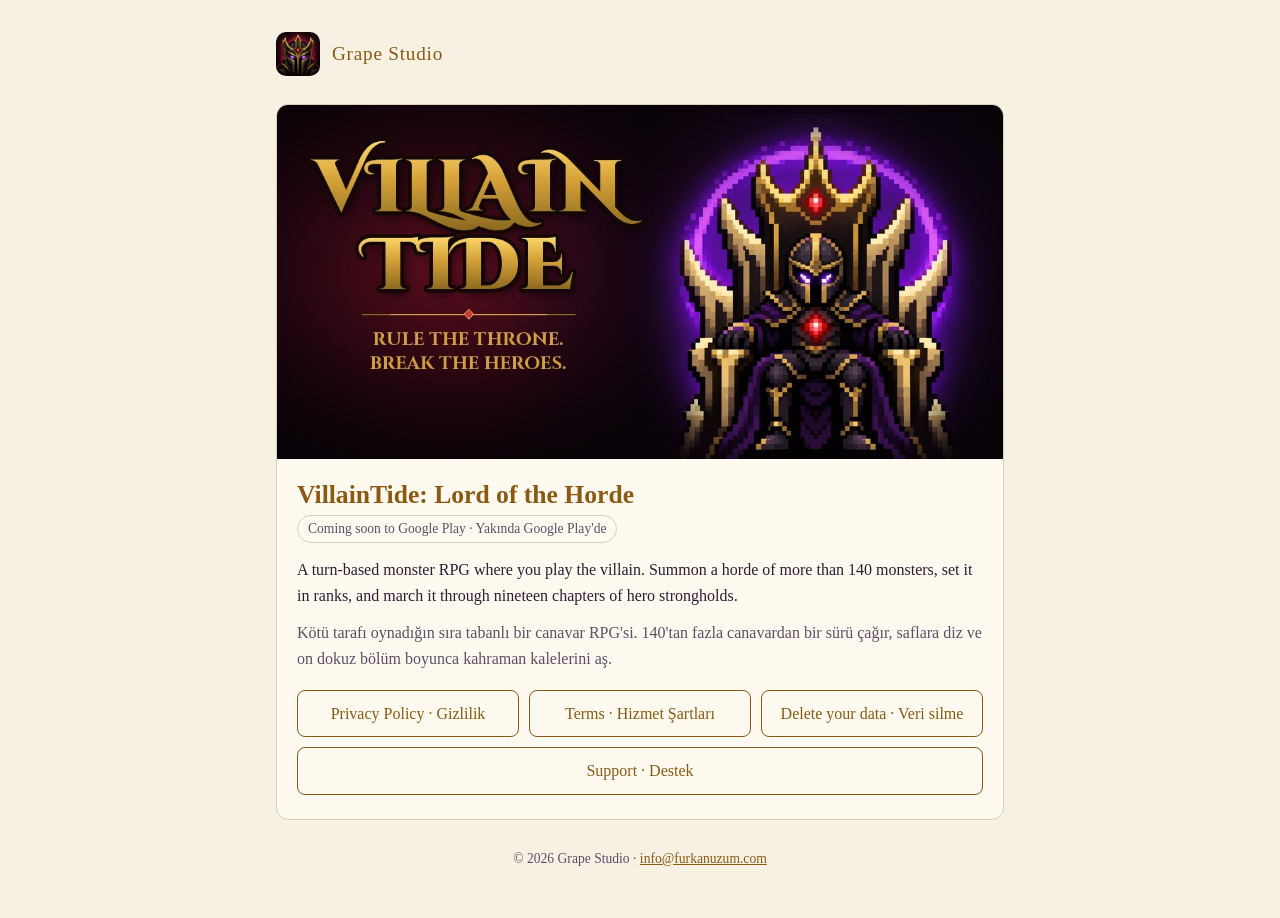
<file: index.html>
<!doctype html>
<html lang="en">
<head>
<meta charset="utf-8">
<meta name="viewport" content="width=device-width, initial-scale=1">
<title>Grape Studio — VillainTide</title>
<meta name="description" content="Grape Studio makes VillainTide: Lord of the Horde, a turn-based monster RPG for Android where you play the villain.">
<link rel="icon" href="/icon-192.png">
<link rel="apple-touch-icon" href="/icon-192.png">
<style>
  :root { --bg:#100b16; --panel:#1b1424; --ink:#f0e4c8; --dim:#b9aa8c; --gold:#e2b458; --line:#3a2c49; }
  @media (prefers-color-scheme: light) {
    :root { --bg:#f7f1e3; --panel:#fffaf0; --ink:#2a1f33; --dim:#5d4f66; --gold:#8a5a12; --line:#dccfb4; }
  }
  * { box-sizing: border-box; }
  body { margin:0; background:var(--bg); color:var(--ink); font:16px/1.6 Georgia, "Times New Roman", serif; }
  main { max-width:760px; margin:0 auto; padding:32px 16px 48px; }
  header { display:flex; align-items:center; gap:12px; margin:0 0 28px; }
  header img { width:44px; height:44px; border-radius:10px; }
  header span { font-size:1.2rem; letter-spacing:.04em; color:var(--gold); }
  .card { background:var(--panel); border:1px solid var(--line); border-radius:12px; overflow:hidden; }
  .card img { display:block; width:100%; height:auto; }
  .body { padding:20px 20px 24px; }
  h1 { font-size:1.6rem; color:var(--gold); margin:0 0 4px; line-height:1.25; }
  .status { display:inline-block; margin:0 0 14px; padding:2px 10px; border:1px solid var(--line); border-radius:999px; color:var(--dim); font-size:.85rem; }
  p { margin:0 0 12px; }
  .tr { color:var(--dim); }
  .links { display:flex; flex-wrap:wrap; gap:10px; margin-top:18px; }
  .links a { flex:1 1 180px; text-align:center; padding:10px 12px; border:1px solid var(--gold); border-radius:8px; color:var(--gold); text-decoration:none; }
  .links a:hover, .links a:focus-visible { background:var(--gold); color:var(--bg); }
  footer { margin-top:28px; color:var(--dim); font-size:.85rem; text-align:center; }
  footer a { color:var(--gold); }
</style>
</head>
<body>
<main>
<header>
  <img src="/icon-192.png" alt="">
  <span>Grape Studio</span>
</header>

<article class="card">
  <img src="/villaintide/banner.jpg" width="1024" height="500" alt="VillainTide: a dark lord in black and gold armour on a spiked throne, under the words Rule the throne. Break the heroes.">
  <div class="body">
    <h1>VillainTide: Lord of the Horde</h1>
    <span class="status">Coming soon to Google Play · Yakında Google Play'de</span>
    <p>A turn-based monster RPG where you play the villain. Summon a horde of more than 140 monsters, set it in ranks, and march it through nineteen chapters of hero strongholds.</p>
    <p class="tr" lang="tr">Kötü tarafı oynadığın sıra tabanlı bir canavar RPG'si. 140'tan fazla canavardan bir sürü çağır, saflara diz ve on dokuz bölüm boyunca kahraman kalelerini aş.</p>
    <nav class="links" aria-label="VillainTide">
      <a href="/villaintide/privacy/">Privacy Policy · Gizlilik</a>
      <a href="/villaintide/terms/">Terms · Hizmet Şartları</a>
      <a href="/villaintide/delete/">Delete your data · Veri silme</a>
      <a href="mailto:info@furkanuzum.com">Support · Destek</a>
    </nav>
  </div>
</article>

<footer>© 2026 Grape Studio · <a href="mailto:info@furkanuzum.com">info@furkanuzum.com</a></footer>
</main>
</body>
</html>
</file>
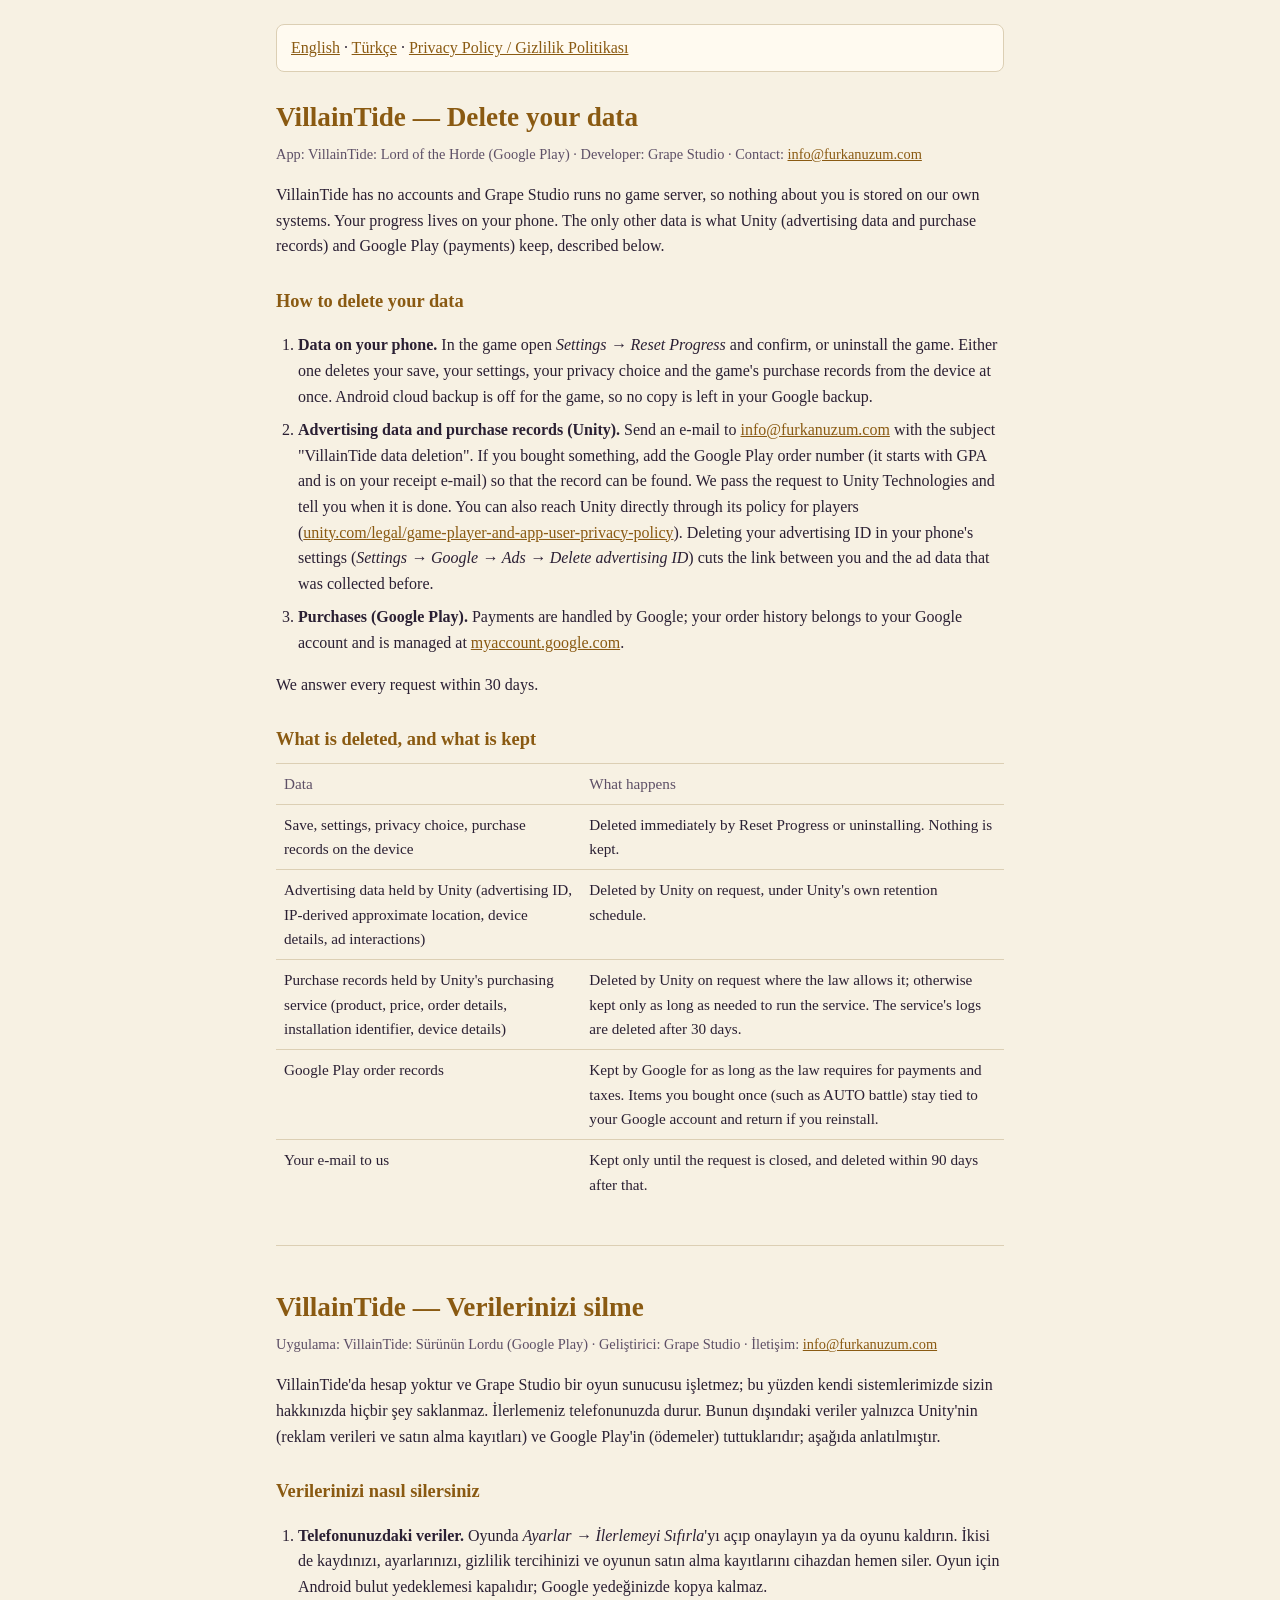
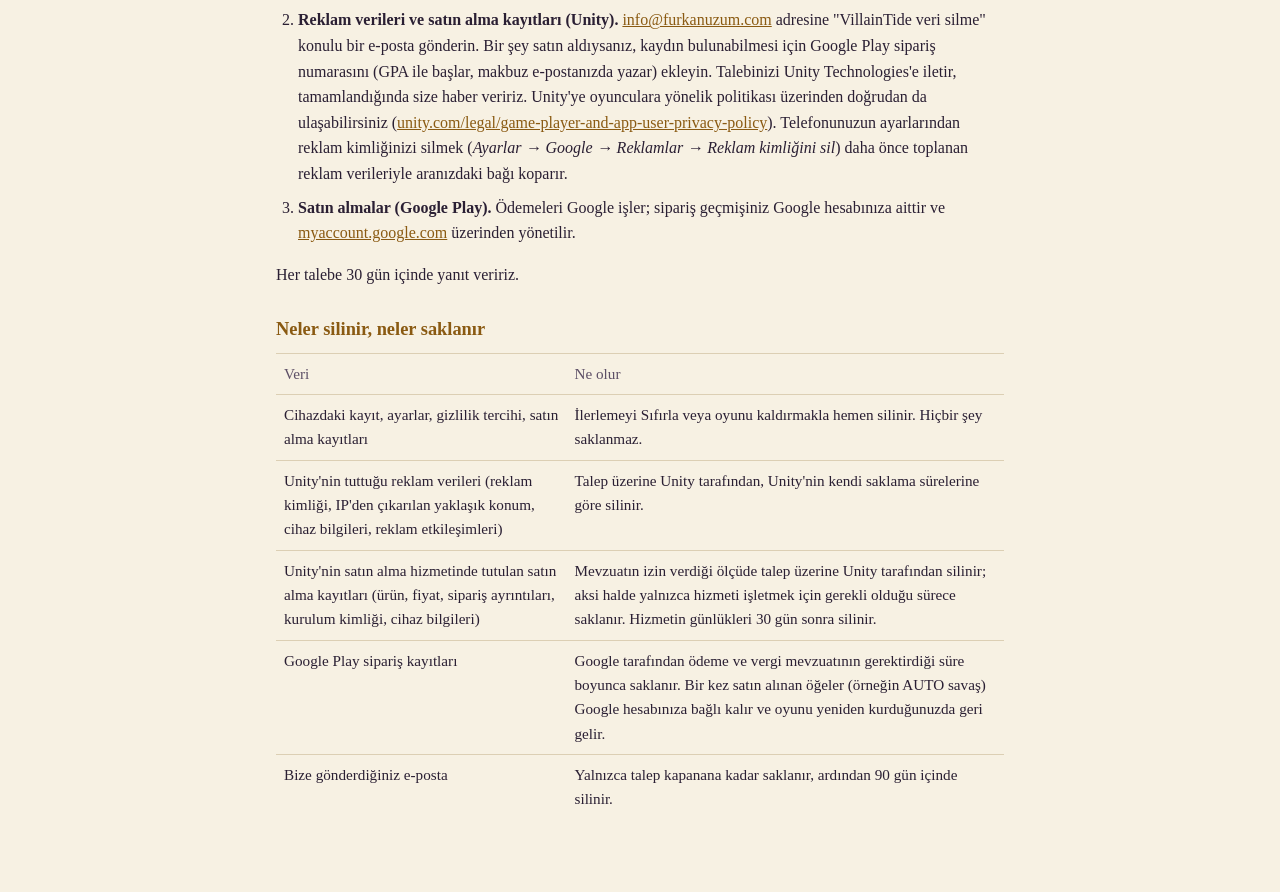
<file: villaintide/delete/index.html>
<!doctype html>
<html lang="en">
<head>
<meta charset="utf-8">
<meta name="viewport" content="width=device-width, initial-scale=1">
<title>VillainTide — Delete your data / Verilerinizi silme</title>
<link rel="icon" href="/icon-192.png">
<!--
  The data deletion URL for the Play Console data safety form. Google asks that
  it name the app or developer as the store listing shows them, set out the
  steps, and say what is deleted or kept and for how long.
-->
<style>
  :root { --bg:#100b16; --panel:#1b1424; --ink:#f0e4c8; --dim:#b9aa8c; --gold:#e2b458; --line:#3a2c49; }
  @media (prefers-color-scheme: light) {
    :root { --bg:#f7f1e3; --panel:#fffaf0; --ink:#2a1f33; --dim:#5d4f66; --gold:#8a5a12; --line:#dccfb4; }
  }
  * { box-sizing: border-box; }
  body { margin:0; background:var(--bg); color:var(--ink); font:16px/1.6 Georgia, "Times New Roman", serif; }
  main { max-width:760px; margin:0 auto; padding:24px 16px 64px; }
  h1 { font-size:1.7rem; color:var(--gold); margin:0 0 4px; }
  h2 { font-size:1.15rem; color:var(--gold); margin:28px 0 8px; }
  .meta { color:var(--dim); font-size:.9rem; margin:0 0 16px; }
  nav { margin:0 0 24px; padding:10px 14px; background:var(--panel); border:1px solid var(--line); border-radius:8px; }
  a { color:var(--gold); }
  hr { border:0; border-top:1px solid var(--line); margin:40px 0; }
  ol, ul { padding-left:22px; }
  li { margin:8px 0; }
  table { width:100%; border-collapse:collapse; margin:8px 0; font-size:.95rem; }
  th, td { text-align:left; vertical-align:top; padding:8px; border-top:1px solid var(--line); }
  th { color:var(--dim); font-weight:normal; }
</style>
</head>
<body>
<main>
<nav><a href="#en">English</a> · <a href="#tr">Türkçe</a> · <a href="../privacy/">Privacy Policy / Gizlilik Politikası</a></nav>

<section id="en" lang="en">
<h1>VillainTide — Delete your data</h1>
<p class="meta">App: VillainTide: Lord of the Horde (Google Play) · Developer: Grape Studio · Contact: <a href="mailto:info@furkanuzum.com">info@furkanuzum.com</a></p>

<p>VillainTide has no accounts and Grape Studio runs no game server, so nothing about you is stored on our own systems. Your progress lives on your phone. The only other data is what Unity (advertising data and purchase records) and Google Play (payments) keep, described below.</p>

<h2>How to delete your data</h2>
<ol>
  <li><strong>Data on your phone.</strong> In the game open <em>Settings → Reset Progress</em> and confirm, or uninstall the game. Either one deletes your save, your settings, your privacy choice and the game's purchase records from the device at once. Android cloud backup is off for the game, so no copy is left in your Google backup.</li>
  <li><strong>Advertising data and purchase records (Unity).</strong> Send an e-mail to <a href="mailto:info@furkanuzum.com?subject=VillainTide%20data%20deletion">info@furkanuzum.com</a> with the subject "VillainTide data deletion". If you bought something, add the Google Play order number (it starts with GPA and is on your receipt e-mail) so that the record can be found. We pass the request to Unity Technologies and tell you when it is done. You can also reach Unity directly through its policy for players (<a href="https://unity.com/legal/game-player-and-app-user-privacy-policy">unity.com/legal/game-player-and-app-user-privacy-policy</a>). Deleting your advertising ID in your phone's settings (<em>Settings → Google → Ads → Delete advertising ID</em>) cuts the link between you and the ad data that was collected before.</li>
  <li><strong>Purchases (Google Play).</strong> Payments are handled by Google; your order history belongs to your Google account and is managed at <a href="https://myaccount.google.com/">myaccount.google.com</a>.</li>
</ol>
<p>We answer every request within 30 days.</p>

<h2>What is deleted, and what is kept</h2>
<table>
  <tr><th>Data</th><th>What happens</th></tr>
  <tr><td>Save, settings, privacy choice, purchase records on the device</td><td>Deleted immediately by Reset Progress or uninstalling. Nothing is kept.</td></tr>
  <tr><td>Advertising data held by Unity (advertising ID, IP-derived approximate location, device details, ad interactions)</td><td>Deleted by Unity on request, under Unity's own retention schedule.</td></tr>
  <tr><td>Purchase records held by Unity's purchasing service (product, price, order details, installation identifier, device details)</td><td>Deleted by Unity on request where the law allows it; otherwise kept only as long as needed to run the service. The service's logs are deleted after 30 days.</td></tr>
  <tr><td>Google Play order records</td><td>Kept by Google for as long as the law requires for payments and taxes. Items you bought once (such as AUTO battle) stay tied to your Google account and return if you reinstall.</td></tr>
  <tr><td>Your e-mail to us</td><td>Kept only until the request is closed, and deleted within 90 days after that.</td></tr>
</table>
</section>

<hr>

<section id="tr" lang="tr">
<h1>VillainTide — Verilerinizi silme</h1>
<p class="meta">Uygulama: VillainTide: Sürünün Lordu (Google Play) · Geliştirici: Grape Studio · İletişim: <a href="mailto:info@furkanuzum.com">info@furkanuzum.com</a></p>

<p>VillainTide'da hesap yoktur ve Grape Studio bir oyun sunucusu işletmez; bu yüzden kendi sistemlerimizde sizin hakkınızda hiçbir şey saklanmaz. İlerlemeniz telefonunuzda durur. Bunun dışındaki veriler yalnızca Unity'nin (reklam verileri ve satın alma kayıtları) ve Google Play'in (ödemeler) tuttuklarıdır; aşağıda anlatılmıştır.</p>

<h2>Verilerinizi nasıl silersiniz</h2>
<ol>
  <li><strong>Telefonunuzdaki veriler.</strong> Oyunda <em>Ayarlar → İlerlemeyi Sıfırla</em>'yı açıp onaylayın ya da oyunu kaldırın. İkisi de kaydınızı, ayarlarınızı, gizlilik tercihinizi ve oyunun satın alma kayıtlarını cihazdan hemen siler. Oyun için Android bulut yedeklemesi kapalıdır; Google yedeğinizde kopya kalmaz.</li>
  <li><strong>Reklam verileri ve satın alma kayıtları (Unity).</strong> <a href="mailto:info@furkanuzum.com?subject=VillainTide%20veri%20silme">info@furkanuzum.com</a> adresine "VillainTide veri silme" konulu bir e-posta gönderin. Bir şey satın aldıysanız, kaydın bulunabilmesi için Google Play sipariş numarasını (GPA ile başlar, makbuz e-postanızda yazar) ekleyin. Talebinizi Unity Technologies'e iletir, tamamlandığında size haber veririz. Unity'ye oyunculara yönelik politikası üzerinden doğrudan da ulaşabilirsiniz (<a href="https://unity.com/legal/game-player-and-app-user-privacy-policy">unity.com/legal/game-player-and-app-user-privacy-policy</a>). Telefonunuzun ayarlarından reklam kimliğinizi silmek (<em>Ayarlar → Google → Reklamlar → Reklam kimliğini sil</em>) daha önce toplanan reklam verileriyle aranızdaki bağı koparır.</li>
  <li><strong>Satın almalar (Google Play).</strong> Ödemeleri Google işler; sipariş geçmişiniz Google hesabınıza aittir ve <a href="https://myaccount.google.com/">myaccount.google.com</a> üzerinden yönetilir.</li>
</ol>
<p>Her talebe 30 gün içinde yanıt veririz.</p>

<h2>Neler silinir, neler saklanır</h2>
<table>
  <tr><th>Veri</th><th>Ne olur</th></tr>
  <tr><td>Cihazdaki kayıt, ayarlar, gizlilik tercihi, satın alma kayıtları</td><td>İlerlemeyi Sıfırla veya oyunu kaldırmakla hemen silinir. Hiçbir şey saklanmaz.</td></tr>
  <tr><td>Unity'nin tuttuğu reklam verileri (reklam kimliği, IP'den çıkarılan yaklaşık konum, cihaz bilgileri, reklam etkileşimleri)</td><td>Talep üzerine Unity tarafından, Unity'nin kendi saklama sürelerine göre silinir.</td></tr>
  <tr><td>Unity'nin satın alma hizmetinde tutulan satın alma kayıtları (ürün, fiyat, sipariş ayrıntıları, kurulum kimliği, cihaz bilgileri)</td><td>Mevzuatın izin verdiği ölçüde talep üzerine Unity tarafından silinir; aksi halde yalnızca hizmeti işletmek için gerekli olduğu sürece saklanır. Hizmetin günlükleri 30 gün sonra silinir.</td></tr>
  <tr><td>Google Play sipariş kayıtları</td><td>Google tarafından ödeme ve vergi mevzuatının gerektirdiği süre boyunca saklanır. Bir kez satın alınan öğeler (örneğin AUTO savaş) Google hesabınıza bağlı kalır ve oyunu yeniden kurduğunuzda geri gelir.</td></tr>
  <tr><td>Bize gönderdiğiniz e-posta</td><td>Yalnızca talep kapanana kadar saklanır, ardından 90 gün içinde silinir.</td></tr>
</table>
</section>
</main>
</body>
</html>
</file>
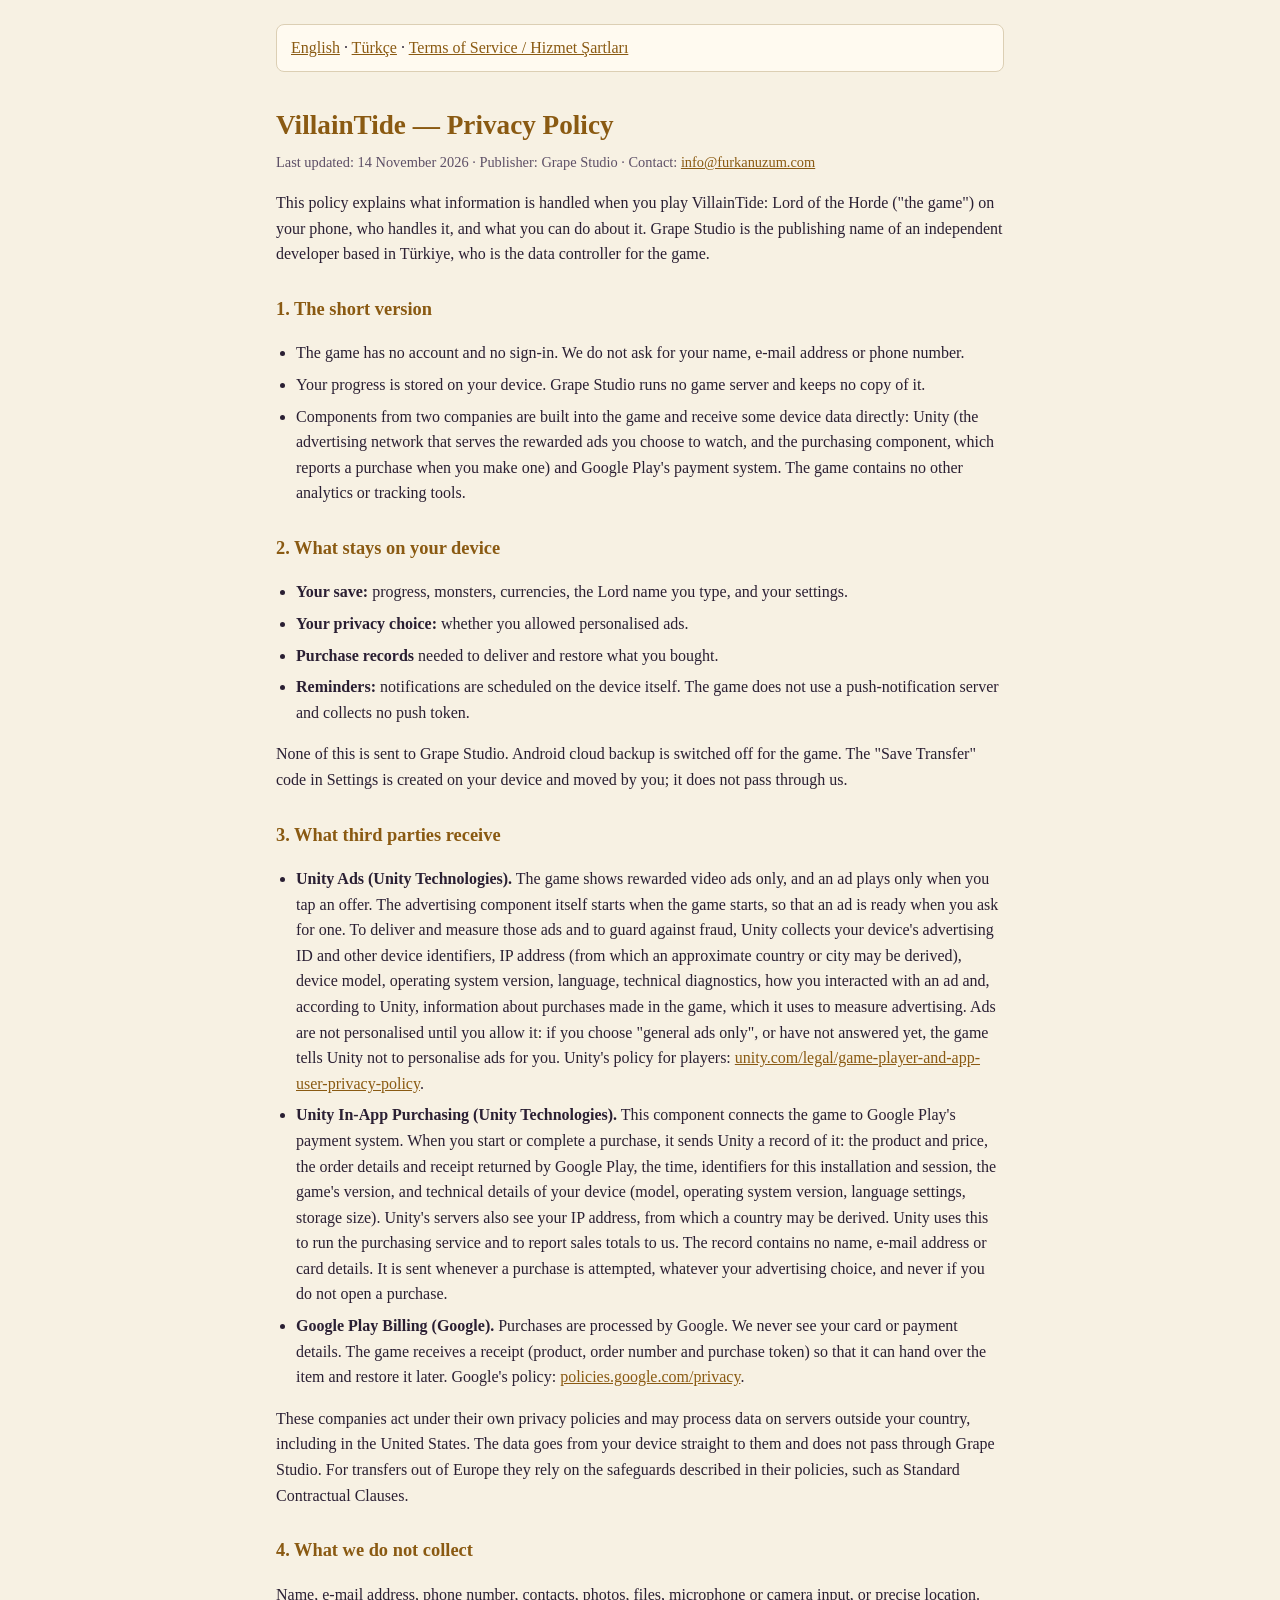
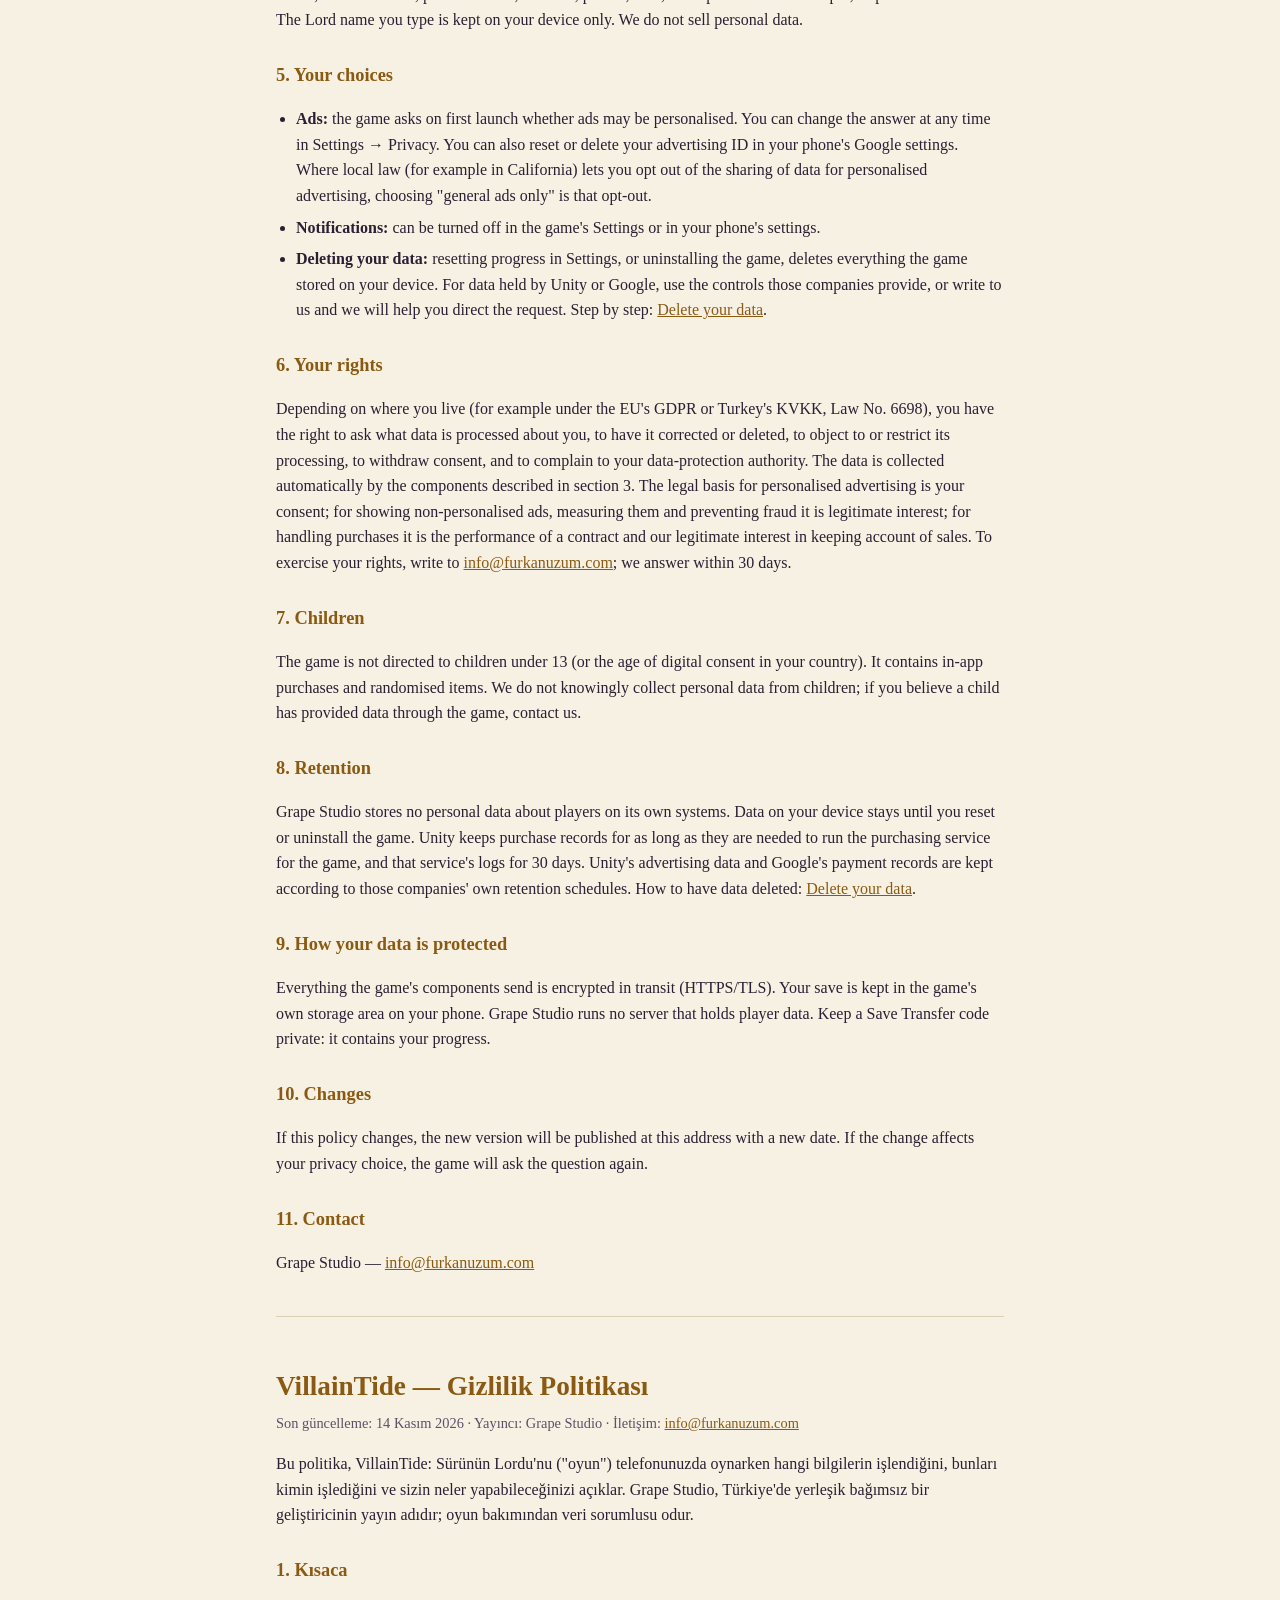
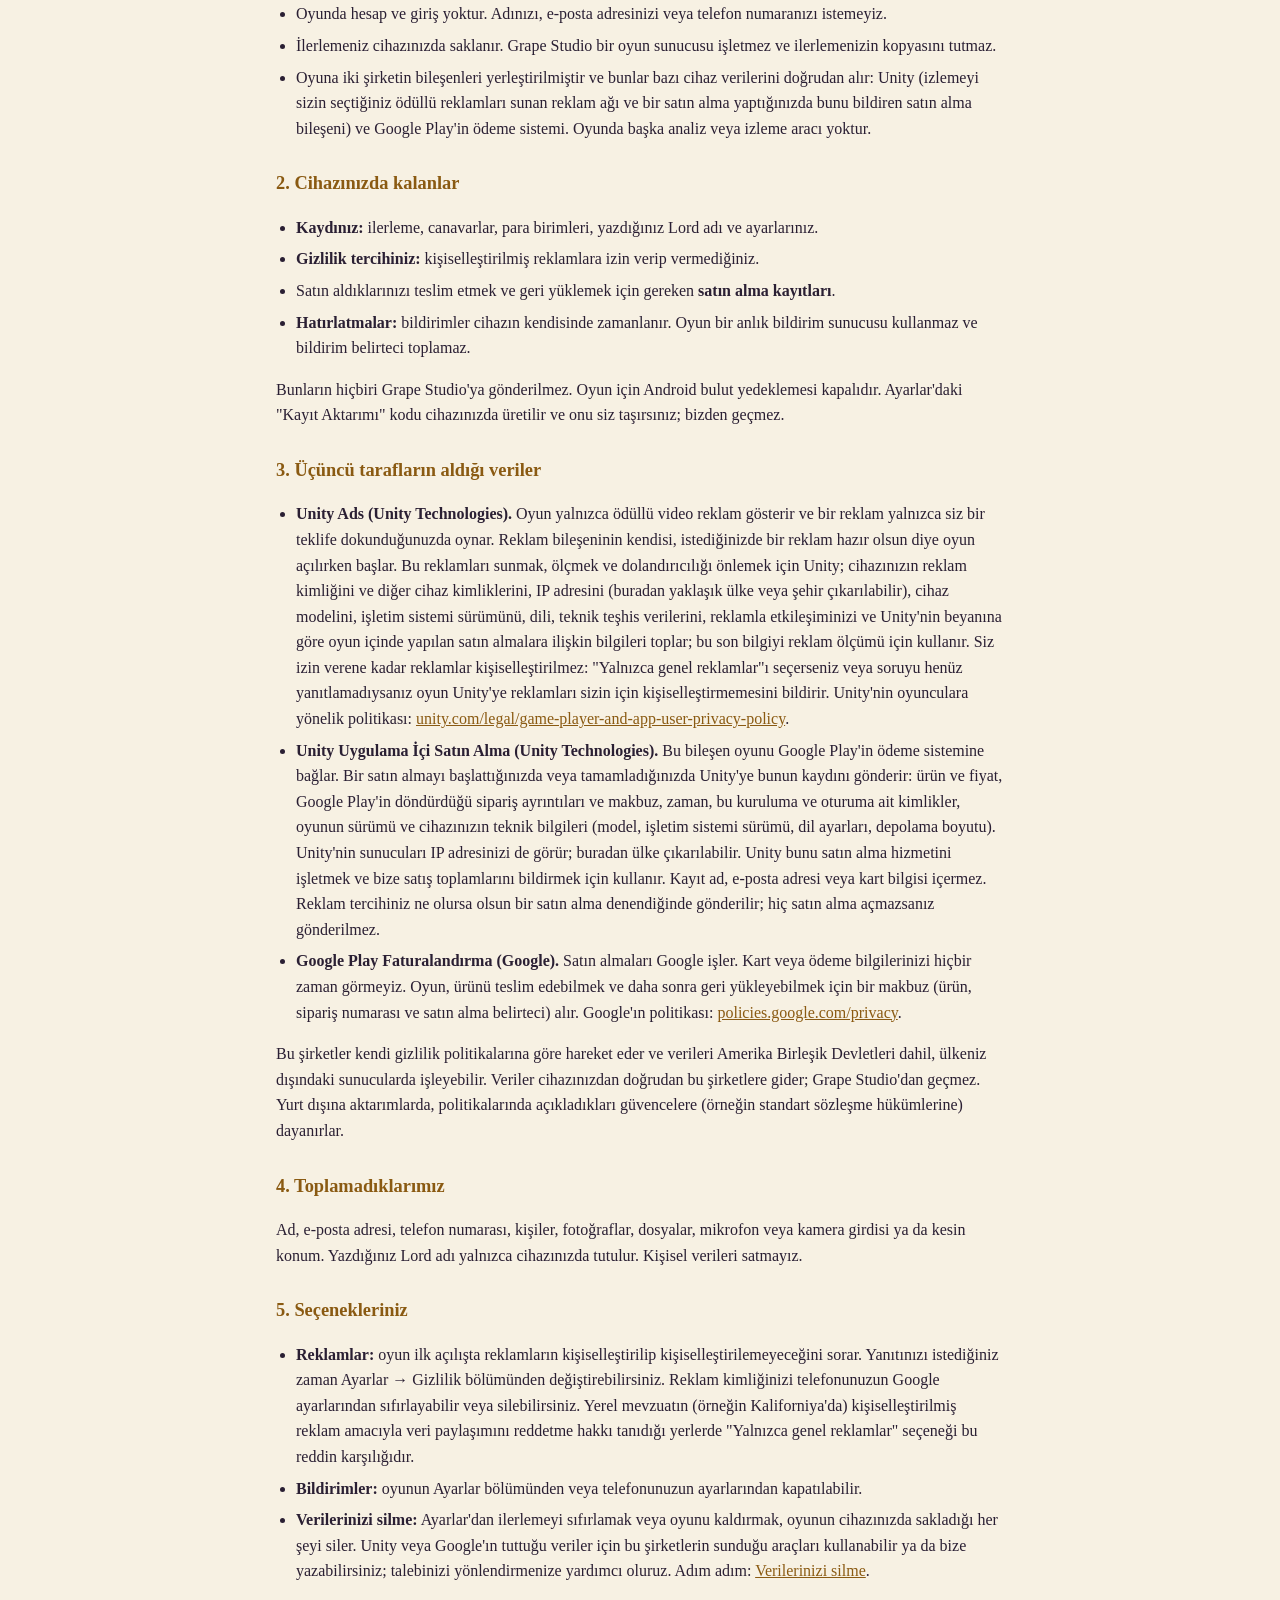
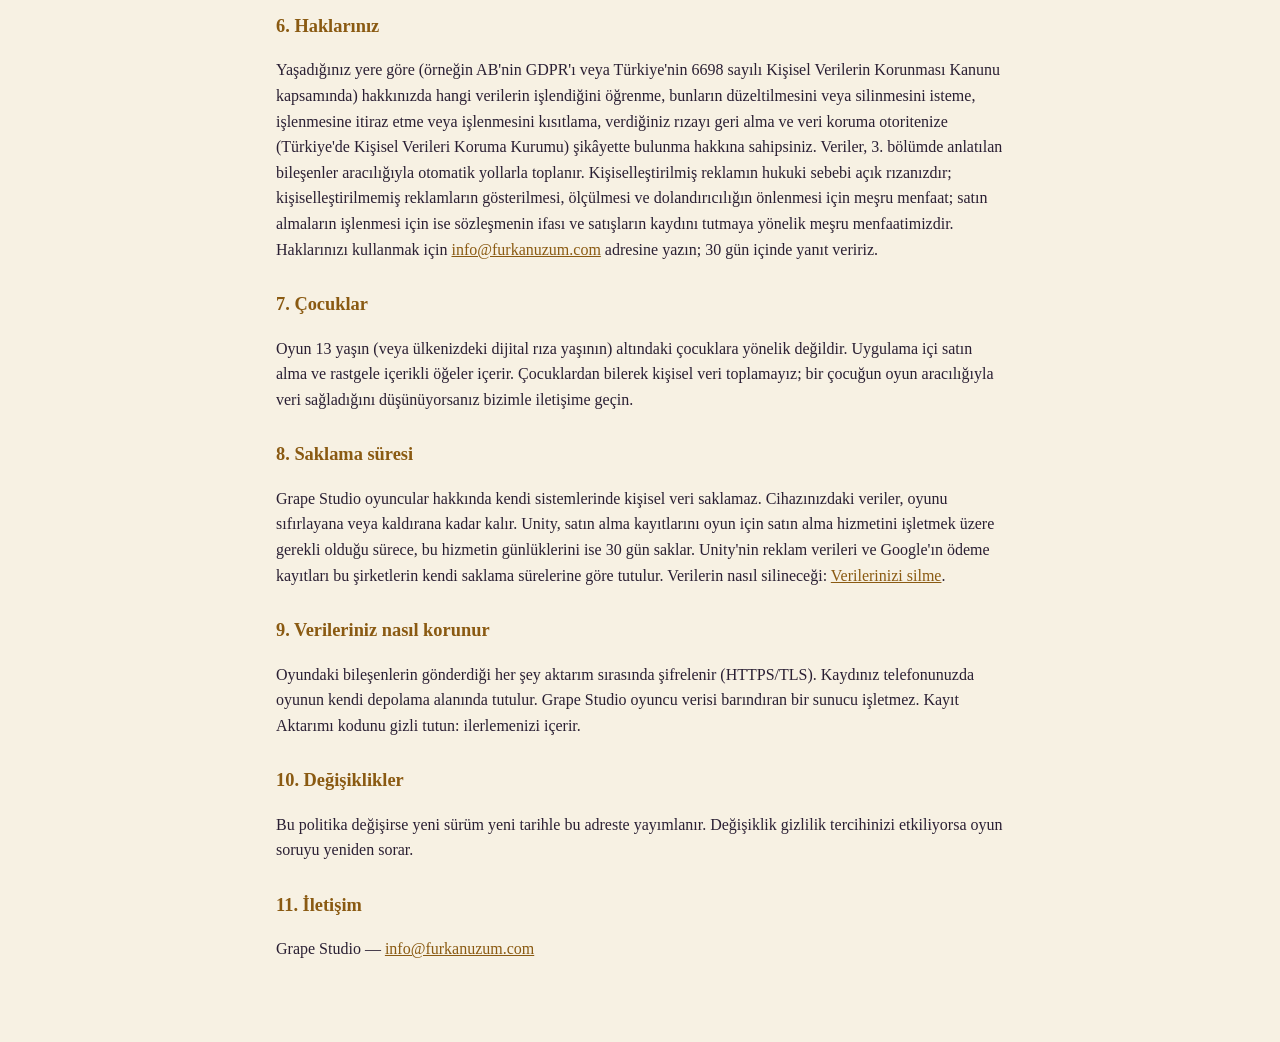
<file: villaintide/privacy/index.html>
<!doctype html>
<html lang="en">
<head>
<meta charset="utf-8">
<meta name="viewport" content="width=device-width, initial-scale=1">
<title>VillainTide — Privacy Policy / Gizlilik Politikası</title>
<link rel="icon" href="/icon-192.png">
<!--
  Published at https://www.furkanuzum.com/villaintide/privacy/ — source in the
  VillainTide repository, site/ (docs/RELEASE.md, "Privacy policy").
  Reviewed 2026-11-14 against what the build really sends: Unity Ads 4.19
  (starts at launch), Unity IAP 5.4.3 (posts purchase events to Unity's
  Insights gateway, PurchaseEventEmitter in the package) and Play Billing.
  The project is not linked to Unity cloud and engine diagnostics are off.
  The release build ships without Firebase, so the policy names no analytics
  service. If VT_FIREBASE is ever switched on, or an SDK is added or upgraded,
  update both languages, the data safety form (docs/STORE_LISTING.md) and
  "Last updated".
-->
<style>
  :root { --bg:#100b16; --panel:#1b1424; --ink:#f0e4c8; --dim:#b9aa8c; --gold:#e2b458; --line:#3a2c49; }
  @media (prefers-color-scheme: light) {
    :root { --bg:#f7f1e3; --panel:#fffaf0; --ink:#2a1f33; --dim:#5d4f66; --gold:#8a5a12; --line:#dccfb4; }
  }
  * { box-sizing: border-box; }
  body { margin:0; background:var(--bg); color:var(--ink); font:16px/1.6 Georgia, "Times New Roman", serif; }
  main { max-width:760px; margin:0 auto; padding:24px 16px 64px; }
  h1 { font-size:1.7rem; color:var(--gold); margin:0 0 4px; }
  h2 { font-size:1.15rem; color:var(--gold); margin:28px 0 8px; }
  p, li { color:var(--ink); }
  .meta { color:var(--dim); font-size:.9rem; margin:0 0 16px; }
  nav { margin:0 0 24px; padding:10px 14px; background:var(--panel); border:1px solid var(--line); border-radius:8px; }
  nav a, a { color:var(--gold); }
  section { padding-top:8px; }
  hr { border:0; border-top:1px solid var(--line); margin:40px 0; }
  ul { padding-left:20px; }
  li { margin:6px 0; }
</style>
</head>
<body>
<main>
<nav><a href="#en">English</a> · <a href="#tr">Türkçe</a> · <a href="../terms/">Terms of Service / Hizmet Şartları</a></nav>

<section id="en" lang="en">
<h1>VillainTide — Privacy Policy</h1>
<p class="meta">Last updated: 14 November 2026 · Publisher: Grape Studio · Contact: <a href="mailto:info@furkanuzum.com">info@furkanuzum.com</a></p>

<p>This policy explains what information is handled when you play VillainTide: Lord of the Horde ("the game") on your phone, who handles it, and what you can do about it. Grape Studio is the publishing name of an independent developer based in Türkiye, who is the data controller for the game.</p>

<h2>1. The short version</h2>
<ul>
  <li>The game has no account and no sign-in. We do not ask for your name, e-mail address or phone number.</li>
  <li>Your progress is stored on your device. Grape Studio runs no game server and keeps no copy of it.</li>
  <li>Components from two companies are built into the game and receive some device data directly: Unity (the advertising network that serves the rewarded ads you choose to watch, and the purchasing component, which reports a purchase when you make one) and Google Play's payment system. The game contains no other analytics or tracking tools.</li>
</ul>

<h2>2. What stays on your device</h2>
<ul>
  <li><strong>Your save:</strong> progress, monsters, currencies, the Lord name you type, and your settings.</li>
  <li><strong>Your privacy choice:</strong> whether you allowed personalised ads.</li>
  <li><strong>Purchase records</strong> needed to deliver and restore what you bought.</li>
  <li><strong>Reminders:</strong> notifications are scheduled on the device itself. The game does not use a push-notification server and collects no push token.</li>
</ul>
<p>None of this is sent to Grape Studio. Android cloud backup is switched off for the game. The "Save Transfer" code in Settings is created on your device and moved by you; it does not pass through us.</p>

<h2>3. What third parties receive</h2>
<ul>
  <li><strong>Unity Ads (Unity Technologies).</strong> The game shows rewarded video ads only, and an ad plays only when you tap an offer. The advertising component itself starts when the game starts, so that an ad is ready when you ask for one. To deliver and measure those ads and to guard against fraud, Unity collects your device's advertising ID and other device identifiers, IP address (from which an approximate country or city may be derived), device model, operating system version, language, technical diagnostics, how you interacted with an ad and, according to Unity, information about purchases made in the game, which it uses to measure advertising. Ads are not personalised until you allow it: if you choose "general ads only", or have not answered yet, the game tells Unity not to personalise ads for you. Unity's policy for players: <a href="https://unity.com/legal/game-player-and-app-user-privacy-policy">unity.com/legal/game-player-and-app-user-privacy-policy</a>.</li>
  <li><strong>Unity In-App Purchasing (Unity Technologies).</strong> This component connects the game to Google Play's payment system. When you start or complete a purchase, it sends Unity a record of it: the product and price, the order details and receipt returned by Google Play, the time, identifiers for this installation and session, the game's version, and technical details of your device (model, operating system version, language settings, storage size). Unity's servers also see your IP address, from which a country may be derived. Unity uses this to run the purchasing service and to report sales totals to us. The record contains no name, e-mail address or card details. It is sent whenever a purchase is attempted, whatever your advertising choice, and never if you do not open a purchase.</li>
  <li><strong>Google Play Billing (Google).</strong> Purchases are processed by Google. We never see your card or payment details. The game receives a receipt (product, order number and purchase token) so that it can hand over the item and restore it later. Google's policy: <a href="https://policies.google.com/privacy">policies.google.com/privacy</a>.</li>
</ul>
<p>These companies act under their own privacy policies and may process data on servers outside your country, including in the United States. The data goes from your device straight to them and does not pass through Grape Studio. For transfers out of Europe they rely on the safeguards described in their policies, such as Standard Contractual Clauses.</p>

<h2>4. What we do not collect</h2>
<p>Name, e-mail address, phone number, contacts, photos, files, microphone or camera input, or precise location. The Lord name you type is kept on your device only. We do not sell personal data.</p>

<h2>5. Your choices</h2>
<ul>
  <li><strong>Ads:</strong> the game asks on first launch whether ads may be personalised. You can change the answer at any time in Settings → Privacy. You can also reset or delete your advertising ID in your phone's Google settings. Where local law (for example in California) lets you opt out of the sharing of data for personalised advertising, choosing "general ads only" is that opt-out.</li>
  <li><strong>Notifications:</strong> can be turned off in the game's Settings or in your phone's settings.</li>
  <li><strong>Deleting your data:</strong> resetting progress in Settings, or uninstalling the game, deletes everything the game stored on your device. For data held by Unity or Google, use the controls those companies provide, or write to us and we will help you direct the request. Step by step: <a href="../delete/">Delete your data</a>.</li>
</ul>

<h2>6. Your rights</h2>
<p>Depending on where you live (for example under the EU's GDPR or Turkey's KVKK, Law No. 6698), you have the right to ask what data is processed about you, to have it corrected or deleted, to object to or restrict its processing, to withdraw consent, and to complain to your data-protection authority. The data is collected automatically by the components described in section 3. The legal basis for personalised advertising is your consent; for showing non-personalised ads, measuring them and preventing fraud it is legitimate interest; for handling purchases it is the performance of a contract and our legitimate interest in keeping account of sales. To exercise your rights, write to <a href="mailto:info@furkanuzum.com">info@furkanuzum.com</a>; we answer within 30 days.</p>

<h2>7. Children</h2>
<p>The game is not directed to children under 13 (or the age of digital consent in your country). It contains in-app purchases and randomised items. We do not knowingly collect personal data from children; if you believe a child has provided data through the game, contact us.</p>

<h2>8. Retention</h2>
<p>Grape Studio stores no personal data about players on its own systems. Data on your device stays until you reset or uninstall the game. Unity keeps purchase records for as long as they are needed to run the purchasing service for the game, and that service's logs for 30 days. Unity's advertising data and Google's payment records are kept according to those companies' own retention schedules. How to have data deleted: <a href="../delete/">Delete your data</a>.</p>

<h2>9. How your data is protected</h2>
<p>Everything the game's components send is encrypted in transit (HTTPS/TLS). Your save is kept in the game's own storage area on your phone. Grape Studio runs no server that holds player data. Keep a Save Transfer code private: it contains your progress.</p>

<h2>10. Changes</h2>
<p>If this policy changes, the new version will be published at this address with a new date. If the change affects your privacy choice, the game will ask the question again.</p>

<h2>11. Contact</h2>
<p>Grape Studio — <a href="mailto:info@furkanuzum.com">info@furkanuzum.com</a></p>
</section>

<hr>

<section id="tr" lang="tr">
<h1>VillainTide — Gizlilik Politikası</h1>
<p class="meta">Son güncelleme: 14 Kasım 2026 · Yayıncı: Grape Studio · İletişim: <a href="mailto:info@furkanuzum.com">info@furkanuzum.com</a></p>

<p>Bu politika, VillainTide: Sürünün Lordu'nu ("oyun") telefonunuzda oynarken hangi bilgilerin işlendiğini, bunları kimin işlediğini ve sizin neler yapabileceğinizi açıklar. Grape Studio, Türkiye'de yerleşik bağımsız bir geliştiricinin yayın adıdır; oyun bakımından veri sorumlusu odur.</p>

<h2>1. Kısaca</h2>
<ul>
  <li>Oyunda hesap ve giriş yoktur. Adınızı, e-posta adresinizi veya telefon numaranızı istemeyiz.</li>
  <li>İlerlemeniz cihazınızda saklanır. Grape Studio bir oyun sunucusu işletmez ve ilerlemenizin kopyasını tutmaz.</li>
  <li>Oyuna iki şirketin bileşenleri yerleştirilmiştir ve bunlar bazı cihaz verilerini doğrudan alır: Unity (izlemeyi sizin seçtiğiniz ödüllü reklamları sunan reklam ağı ve bir satın alma yaptığınızda bunu bildiren satın alma bileşeni) ve Google Play'in ödeme sistemi. Oyunda başka analiz veya izleme aracı yoktur.</li>
</ul>

<h2>2. Cihazınızda kalanlar</h2>
<ul>
  <li><strong>Kaydınız:</strong> ilerleme, canavarlar, para birimleri, yazdığınız Lord adı ve ayarlarınız.</li>
  <li><strong>Gizlilik tercihiniz:</strong> kişiselleştirilmiş reklamlara izin verip vermediğiniz.</li>
  <li>Satın aldıklarınızı teslim etmek ve geri yüklemek için gereken <strong>satın alma kayıtları</strong>.</li>
  <li><strong>Hatırlatmalar:</strong> bildirimler cihazın kendisinde zamanlanır. Oyun bir anlık bildirim sunucusu kullanmaz ve bildirim belirteci toplamaz.</li>
</ul>
<p>Bunların hiçbiri Grape Studio'ya gönderilmez. Oyun için Android bulut yedeklemesi kapalıdır. Ayarlar'daki "Kayıt Aktarımı" kodu cihazınızda üretilir ve onu siz taşırsınız; bizden geçmez.</p>

<h2>3. Üçüncü tarafların aldığı veriler</h2>
<ul>
  <li><strong>Unity Ads (Unity Technologies).</strong> Oyun yalnızca ödüllü video reklam gösterir ve bir reklam yalnızca siz bir teklife dokunduğunuzda oynar. Reklam bileşeninin kendisi, istediğinizde bir reklam hazır olsun diye oyun açılırken başlar. Bu reklamları sunmak, ölçmek ve dolandırıcılığı önlemek için Unity; cihazınızın reklam kimliğini ve diğer cihaz kimliklerini, IP adresini (buradan yaklaşık ülke veya şehir çıkarılabilir), cihaz modelini, işletim sistemi sürümünü, dili, teknik teşhis verilerini, reklamla etkileşiminizi ve Unity'nin beyanına göre oyun içinde yapılan satın almalara ilişkin bilgileri toplar; bu son bilgiyi reklam ölçümü için kullanır. Siz izin verene kadar reklamlar kişiselleştirilmez: "Yalnızca genel reklamlar"ı seçerseniz veya soruyu henüz yanıtlamadıysanız oyun Unity'ye reklamları sizin için kişiselleştirmemesini bildirir. Unity'nin oyunculara yönelik politikası: <a href="https://unity.com/legal/game-player-and-app-user-privacy-policy">unity.com/legal/game-player-and-app-user-privacy-policy</a>.</li>
  <li><strong>Unity Uygulama İçi Satın Alma (Unity Technologies).</strong> Bu bileşen oyunu Google Play'in ödeme sistemine bağlar. Bir satın almayı başlattığınızda veya tamamladığınızda Unity'ye bunun kaydını gönderir: ürün ve fiyat, Google Play'in döndürdüğü sipariş ayrıntıları ve makbuz, zaman, bu kuruluma ve oturuma ait kimlikler, oyunun sürümü ve cihazınızın teknik bilgileri (model, işletim sistemi sürümü, dil ayarları, depolama boyutu). Unity'nin sunucuları IP adresinizi de görür; buradan ülke çıkarılabilir. Unity bunu satın alma hizmetini işletmek ve bize satış toplamlarını bildirmek için kullanır. Kayıt ad, e-posta adresi veya kart bilgisi içermez. Reklam tercihiniz ne olursa olsun bir satın alma denendiğinde gönderilir; hiç satın alma açmazsanız gönderilmez.</li>
  <li><strong>Google Play Faturalandırma (Google).</strong> Satın almaları Google işler. Kart veya ödeme bilgilerinizi hiçbir zaman görmeyiz. Oyun, ürünü teslim edebilmek ve daha sonra geri yükleyebilmek için bir makbuz (ürün, sipariş numarası ve satın alma belirteci) alır. Google'ın politikası: <a href="https://policies.google.com/privacy">policies.google.com/privacy</a>.</li>
</ul>
<p>Bu şirketler kendi gizlilik politikalarına göre hareket eder ve verileri Amerika Birleşik Devletleri dahil, ülkeniz dışındaki sunucularda işleyebilir. Veriler cihazınızdan doğrudan bu şirketlere gider; Grape Studio'dan geçmez. Yurt dışına aktarımlarda, politikalarında açıkladıkları güvencelere (örneğin standart sözleşme hükümlerine) dayanırlar.</p>

<h2>4. Toplamadıklarımız</h2>
<p>Ad, e-posta adresi, telefon numarası, kişiler, fotoğraflar, dosyalar, mikrofon veya kamera girdisi ya da kesin konum. Yazdığınız Lord adı yalnızca cihazınızda tutulur. Kişisel verileri satmayız.</p>

<h2>5. Seçenekleriniz</h2>
<ul>
  <li><strong>Reklamlar:</strong> oyun ilk açılışta reklamların kişiselleştirilip kişiselleştirilemeyeceğini sorar. Yanıtınızı istediğiniz zaman Ayarlar → Gizlilik bölümünden değiştirebilirsiniz. Reklam kimliğinizi telefonunuzun Google ayarlarından sıfırlayabilir veya silebilirsiniz. Yerel mevzuatın (örneğin Kaliforniya'da) kişiselleştirilmiş reklam amacıyla veri paylaşımını reddetme hakkı tanıdığı yerlerde "Yalnızca genel reklamlar" seçeneği bu reddin karşılığıdır.</li>
  <li><strong>Bildirimler:</strong> oyunun Ayarlar bölümünden veya telefonunuzun ayarlarından kapatılabilir.</li>
  <li><strong>Verilerinizi silme:</strong> Ayarlar'dan ilerlemeyi sıfırlamak veya oyunu kaldırmak, oyunun cihazınızda sakladığı her şeyi siler. Unity veya Google'ın tuttuğu veriler için bu şirketlerin sunduğu araçları kullanabilir ya da bize yazabilirsiniz; talebinizi yönlendirmenize yardımcı oluruz. Adım adım: <a href="../delete/#tr">Verilerinizi silme</a>.</li>
</ul>

<h2>6. Haklarınız</h2>
<p>Yaşadığınız yere göre (örneğin AB'nin GDPR'ı veya Türkiye'nin 6698 sayılı Kişisel Verilerin Korunması Kanunu kapsamında) hakkınızda hangi verilerin işlendiğini öğrenme, bunların düzeltilmesini veya silinmesini isteme, işlenmesine itiraz etme veya işlenmesini kısıtlama, verdiğiniz rızayı geri alma ve veri koruma otoritenize (Türkiye'de Kişisel Verileri Koruma Kurumu) şikâyette bulunma hakkına sahipsiniz. Veriler, 3. bölümde anlatılan bileşenler aracılığıyla otomatik yollarla toplanır. Kişiselleştirilmiş reklamın hukuki sebebi açık rızanızdır; kişiselleştirilmemiş reklamların gösterilmesi, ölçülmesi ve dolandırıcılığın önlenmesi için meşru menfaat; satın almaların işlenmesi için ise sözleşmenin ifası ve satışların kaydını tutmaya yönelik meşru menfaatimizdir. Haklarınızı kullanmak için <a href="mailto:info@furkanuzum.com">info@furkanuzum.com</a> adresine yazın; 30 gün içinde yanıt veririz.</p>

<h2>7. Çocuklar</h2>
<p>Oyun 13 yaşın (veya ülkenizdeki dijital rıza yaşının) altındaki çocuklara yönelik değildir. Uygulama içi satın alma ve rastgele içerikli öğeler içerir. Çocuklardan bilerek kişisel veri toplamayız; bir çocuğun oyun aracılığıyla veri sağladığını düşünüyorsanız bizimle iletişime geçin.</p>

<h2>8. Saklama süresi</h2>
<p>Grape Studio oyuncular hakkında kendi sistemlerinde kişisel veri saklamaz. Cihazınızdaki veriler, oyunu sıfırlayana veya kaldırana kadar kalır. Unity, satın alma kayıtlarını oyun için satın alma hizmetini işletmek üzere gerekli olduğu sürece, bu hizmetin günlüklerini ise 30 gün saklar. Unity'nin reklam verileri ve Google'ın ödeme kayıtları bu şirketlerin kendi saklama sürelerine göre tutulur. Verilerin nasıl silineceği: <a href="../delete/#tr">Verilerinizi silme</a>.</p>

<h2>9. Verileriniz nasıl korunur</h2>
<p>Oyundaki bileşenlerin gönderdiği her şey aktarım sırasında şifrelenir (HTTPS/TLS). Kaydınız telefonunuzda oyunun kendi depolama alanında tutulur. Grape Studio oyuncu verisi barındıran bir sunucu işletmez. Kayıt Aktarımı kodunu gizli tutun: ilerlemenizi içerir.</p>

<h2>10. Değişiklikler</h2>
<p>Bu politika değişirse yeni sürüm yeni tarihle bu adreste yayımlanır. Değişiklik gizlilik tercihinizi etkiliyorsa oyun soruyu yeniden sorar.</p>

<h2>11. İletişim</h2>
<p>Grape Studio — <a href="mailto:info@furkanuzum.com">info@furkanuzum.com</a></p>
</section>
</main>
</body>
</html>
</file>
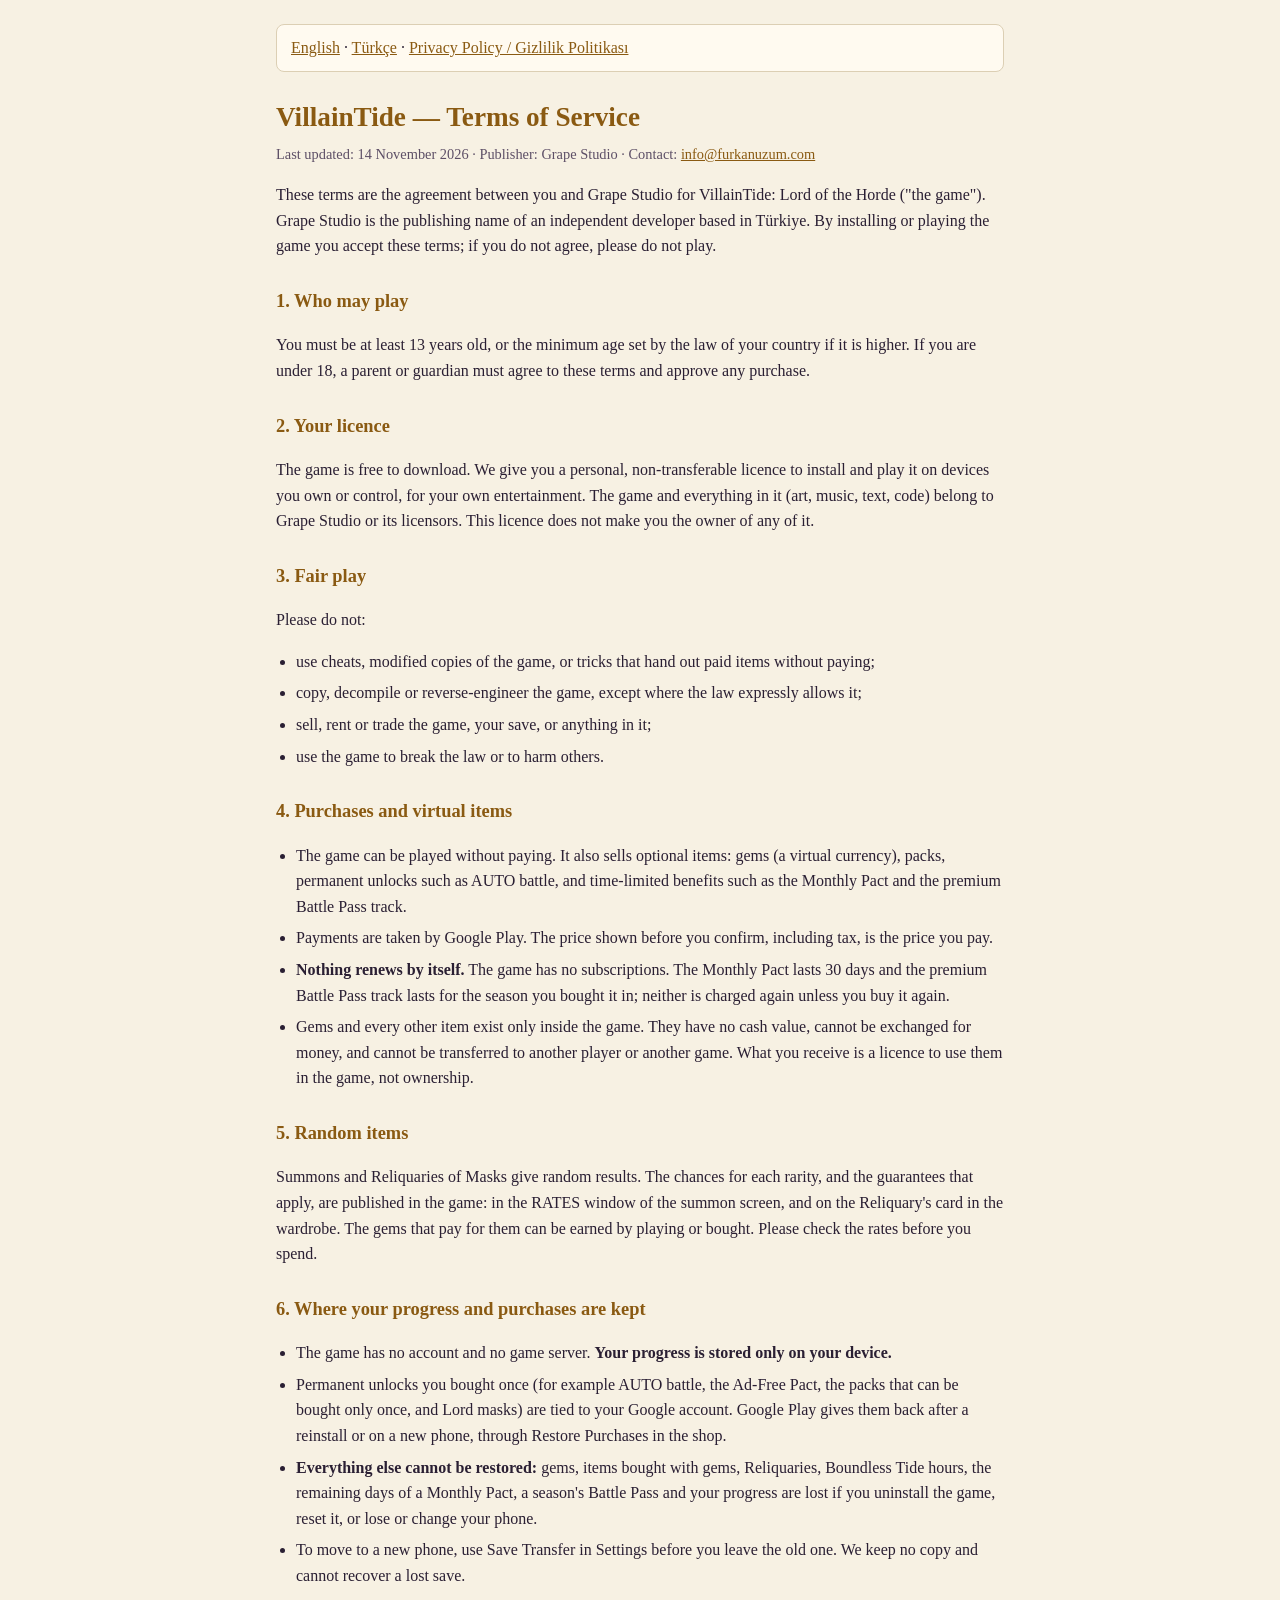
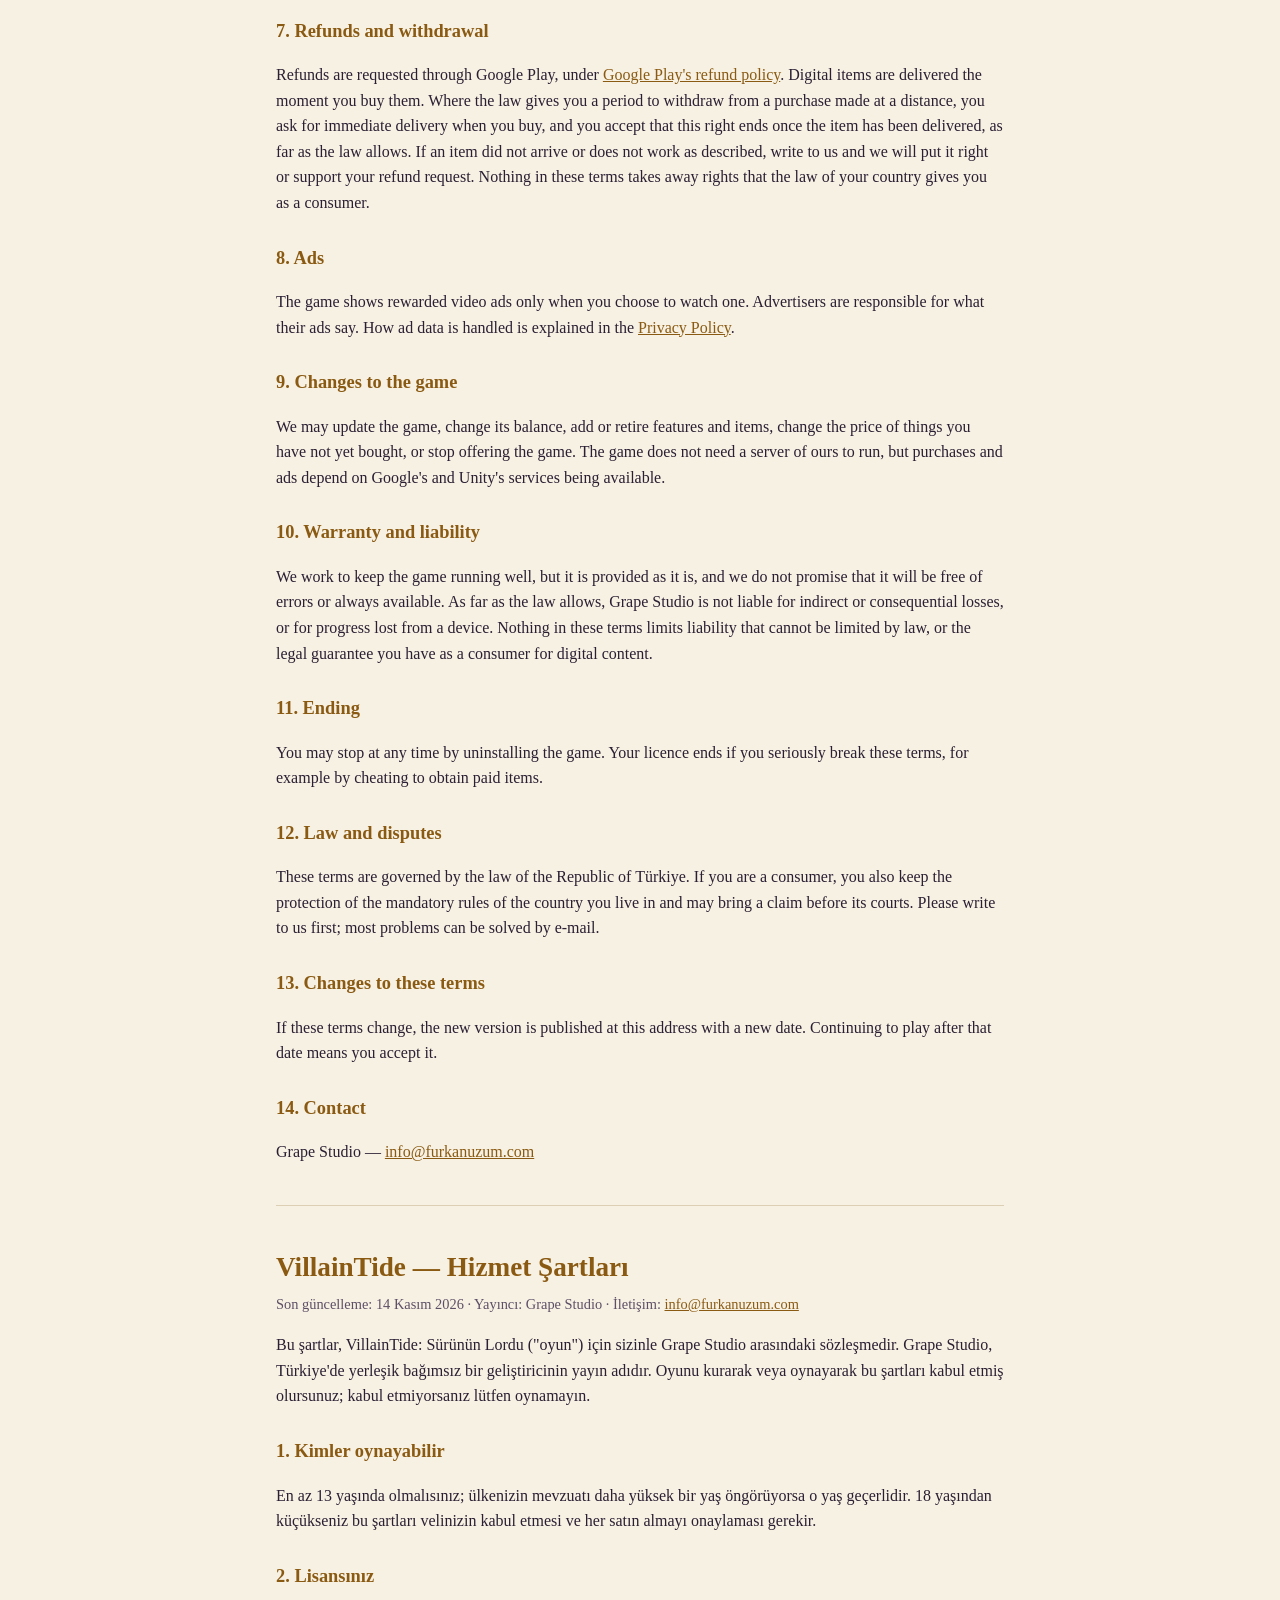
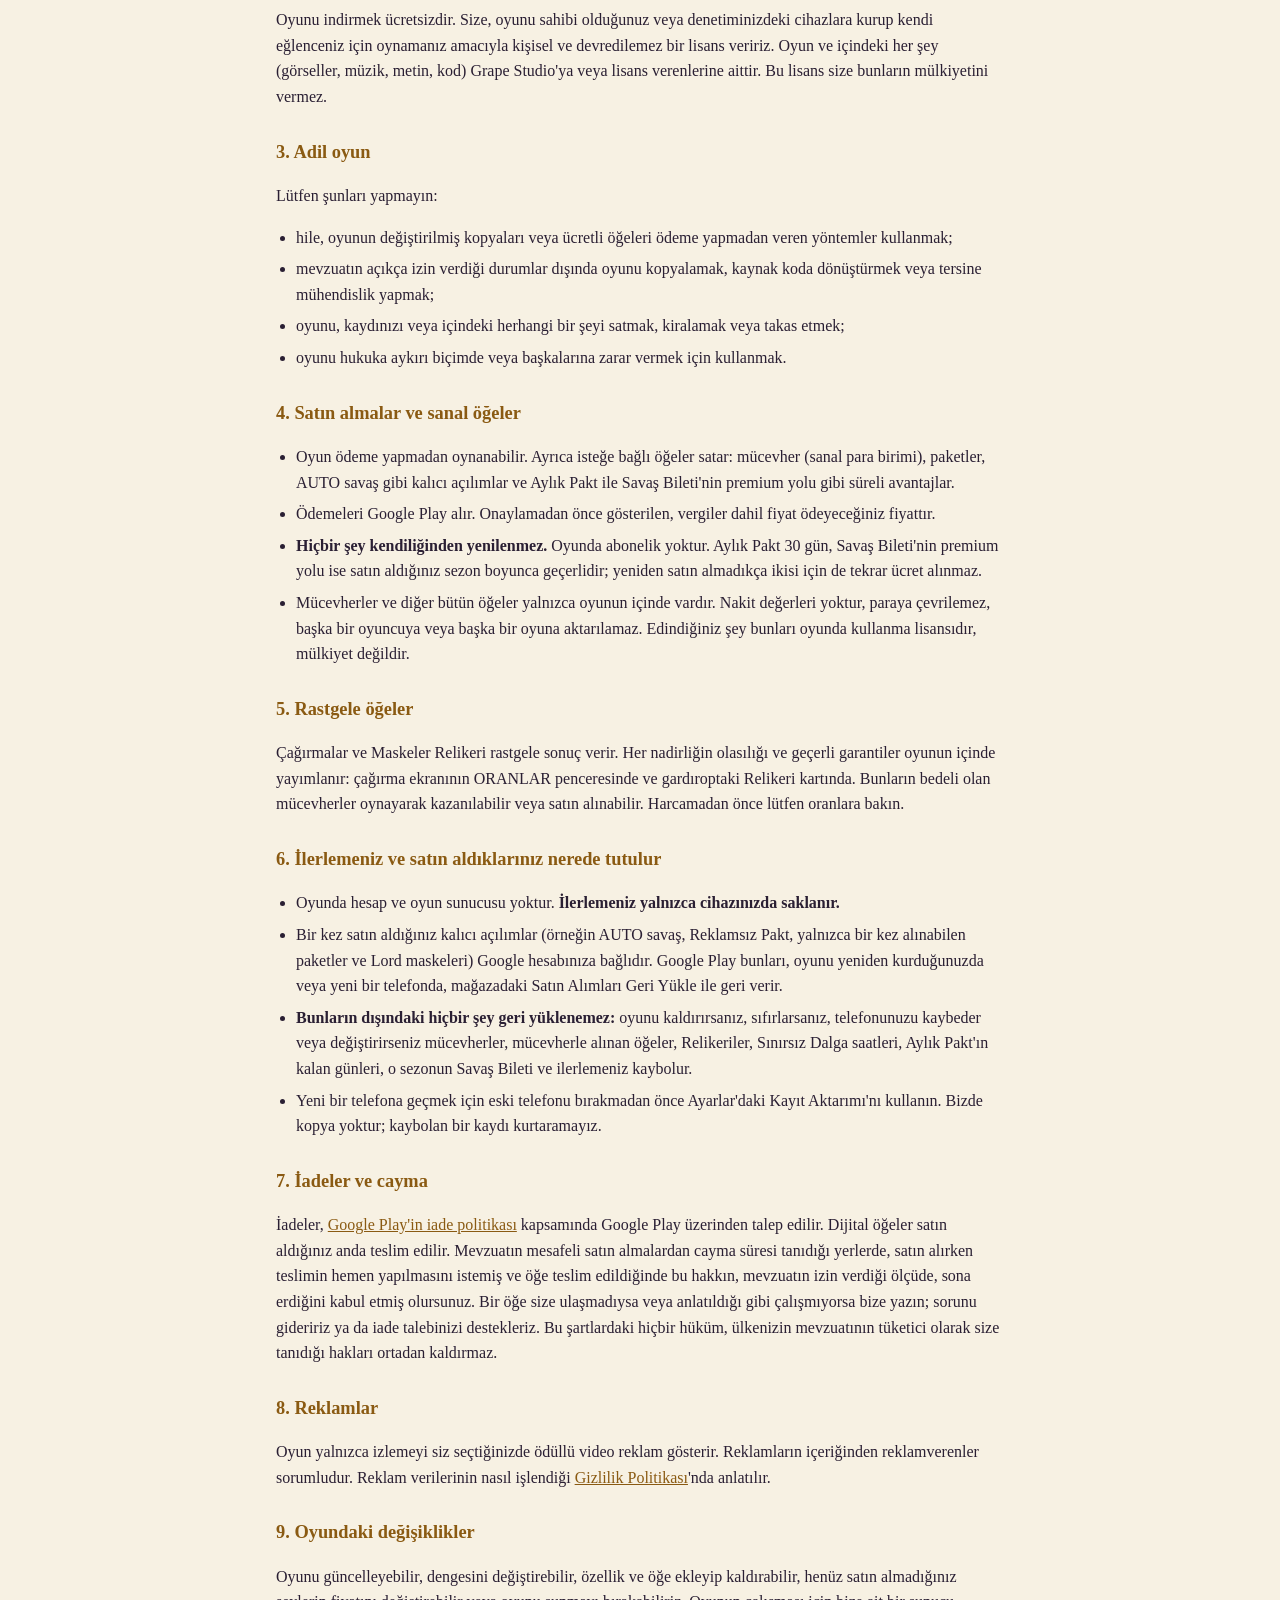
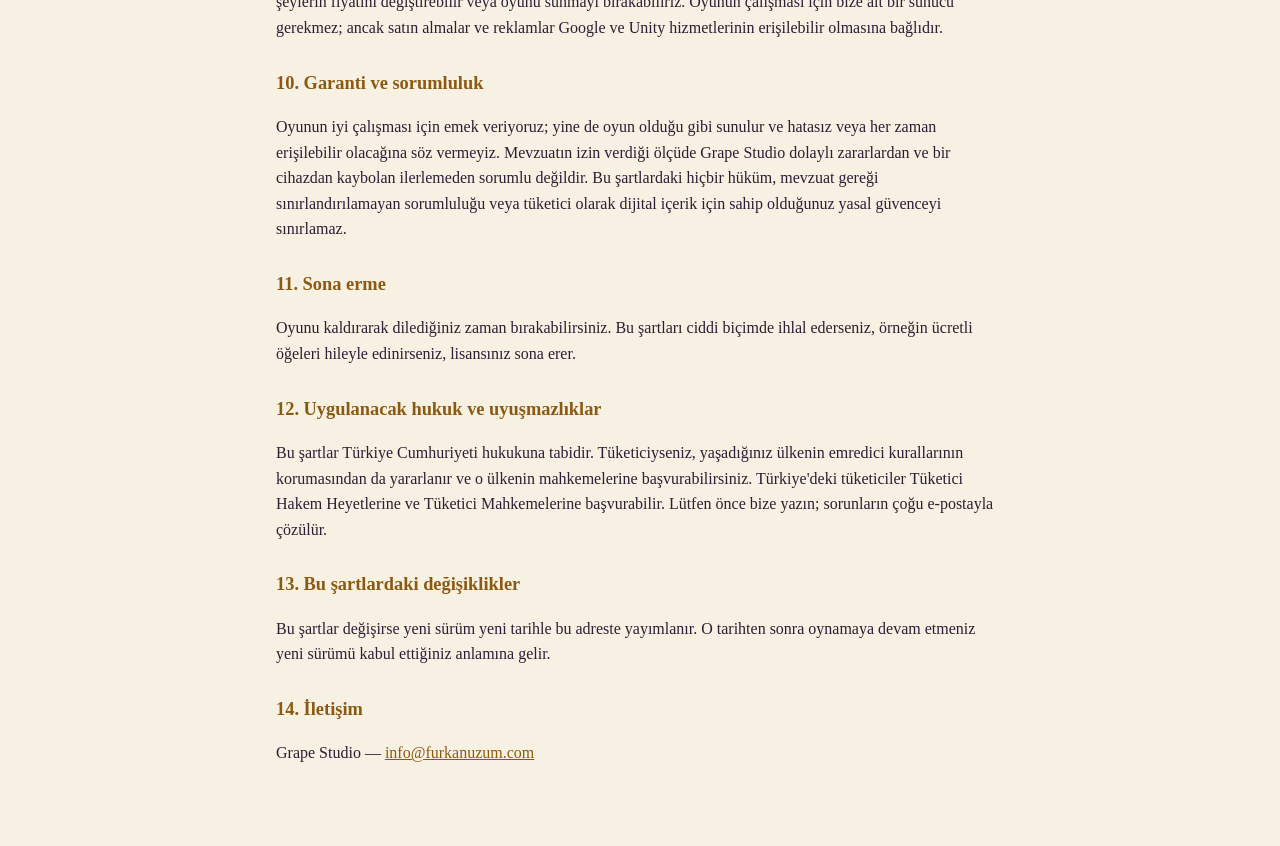
<file: villaintide/terms/index.html>
<!doctype html>
<html lang="en">
<head>
<meta charset="utf-8">
<meta name="viewport" content="width=device-width, initial-scale=1">
<title>VillainTide — Terms of Service / Hizmet Şartları</title>
<link rel="icon" href="/icon-192.png">
<!--
  The Terms of Service URL for the Play Console ("App-level trader status and
  Terms of Service"). Written from what the game does: no account, save on the
  device, consumables not restorable, permanent unlocks restored by Google
  Play, no subscriptions (docs/IAP.md). Keep both languages and "Last updated"
  in step when the shop changes.
-->
<style>
  :root { --bg:#100b16; --panel:#1b1424; --ink:#f0e4c8; --dim:#b9aa8c; --gold:#e2b458; --line:#3a2c49; }
  @media (prefers-color-scheme: light) {
    :root { --bg:#f7f1e3; --panel:#fffaf0; --ink:#2a1f33; --dim:#5d4f66; --gold:#8a5a12; --line:#dccfb4; }
  }
  * { box-sizing: border-box; }
  body { margin:0; background:var(--bg); color:var(--ink); font:16px/1.6 Georgia, "Times New Roman", serif; }
  main { max-width:760px; margin:0 auto; padding:24px 16px 64px; }
  h1 { font-size:1.7rem; color:var(--gold); margin:0 0 4px; }
  h2 { font-size:1.15rem; color:var(--gold); margin:28px 0 8px; }
  .meta { color:var(--dim); font-size:.9rem; margin:0 0 16px; }
  nav { margin:0 0 24px; padding:10px 14px; background:var(--panel); border:1px solid var(--line); border-radius:8px; }
  a { color:var(--gold); }
  hr { border:0; border-top:1px solid var(--line); margin:40px 0; }
  ul { padding-left:20px; }
  li { margin:6px 0; }
</style>
</head>
<body>
<main>
<nav><a href="#en">English</a> · <a href="#tr">Türkçe</a> · <a href="../privacy/">Privacy Policy / Gizlilik Politikası</a></nav>

<section id="en" lang="en">
<h1>VillainTide — Terms of Service</h1>
<p class="meta">Last updated: 14 November 2026 · Publisher: Grape Studio · Contact: <a href="mailto:info@furkanuzum.com">info@furkanuzum.com</a></p>

<p>These terms are the agreement between you and Grape Studio for VillainTide: Lord of the Horde ("the game"). Grape Studio is the publishing name of an independent developer based in Türkiye. By installing or playing the game you accept these terms; if you do not agree, please do not play.</p>

<h2>1. Who may play</h2>
<p>You must be at least 13 years old, or the minimum age set by the law of your country if it is higher. If you are under 18, a parent or guardian must agree to these terms and approve any purchase.</p>

<h2>2. Your licence</h2>
<p>The game is free to download. We give you a personal, non-transferable licence to install and play it on devices you own or control, for your own entertainment. The game and everything in it (art, music, text, code) belong to Grape Studio or its licensors. This licence does not make you the owner of any of it.</p>

<h2>3. Fair play</h2>
<p>Please do not:</p>
<ul>
  <li>use cheats, modified copies of the game, or tricks that hand out paid items without paying;</li>
  <li>copy, decompile or reverse-engineer the game, except where the law expressly allows it;</li>
  <li>sell, rent or trade the game, your save, or anything in it;</li>
  <li>use the game to break the law or to harm others.</li>
</ul>

<h2>4. Purchases and virtual items</h2>
<ul>
  <li>The game can be played without paying. It also sells optional items: gems (a virtual currency), packs, permanent unlocks such as AUTO battle, and time-limited benefits such as the Monthly Pact and the premium Battle Pass track.</li>
  <li>Payments are taken by Google Play. The price shown before you confirm, including tax, is the price you pay.</li>
  <li><strong>Nothing renews by itself.</strong> The game has no subscriptions. The Monthly Pact lasts 30 days and the premium Battle Pass track lasts for the season you bought it in; neither is charged again unless you buy it again.</li>
  <li>Gems and every other item exist only inside the game. They have no cash value, cannot be exchanged for money, and cannot be transferred to another player or another game. What you receive is a licence to use them in the game, not ownership.</li>
</ul>

<h2>5. Random items</h2>
<p>Summons and Reliquaries of Masks give random results. The chances for each rarity, and the guarantees that apply, are published in the game: in the RATES window of the summon screen, and on the Reliquary's card in the wardrobe. The gems that pay for them can be earned by playing or bought. Please check the rates before you spend.</p>

<h2>6. Where your progress and purchases are kept</h2>
<ul>
  <li>The game has no account and no game server. <strong>Your progress is stored only on your device.</strong></li>
  <li>Permanent unlocks you bought once (for example AUTO battle, the Ad-Free Pact, the packs that can be bought only once, and Lord masks) are tied to your Google account. Google Play gives them back after a reinstall or on a new phone, through Restore Purchases in the shop.</li>
  <li><strong>Everything else cannot be restored:</strong> gems, items bought with gems, Reliquaries, Boundless Tide hours, the remaining days of a Monthly Pact, a season's Battle Pass and your progress are lost if you uninstall the game, reset it, or lose or change your phone.</li>
  <li>To move to a new phone, use Save Transfer in Settings before you leave the old one. We keep no copy and cannot recover a lost save.</li>
</ul>

<h2>7. Refunds and withdrawal</h2>
<p>Refunds are requested through Google Play, under <a href="https://support.google.com/googleplay/answer/2479637">Google Play's refund policy</a>. Digital items are delivered the moment you buy them. Where the law gives you a period to withdraw from a purchase made at a distance, you ask for immediate delivery when you buy, and you accept that this right ends once the item has been delivered, as far as the law allows. If an item did not arrive or does not work as described, write to us and we will put it right or support your refund request. Nothing in these terms takes away rights that the law of your country gives you as a consumer.</p>

<h2>8. Ads</h2>
<p>The game shows rewarded video ads only when you choose to watch one. Advertisers are responsible for what their ads say. How ad data is handled is explained in the <a href="../privacy/">Privacy Policy</a>.</p>

<h2>9. Changes to the game</h2>
<p>We may update the game, change its balance, add or retire features and items, change the price of things you have not yet bought, or stop offering the game. The game does not need a server of ours to run, but purchases and ads depend on Google's and Unity's services being available.</p>

<h2>10. Warranty and liability</h2>
<p>We work to keep the game running well, but it is provided as it is, and we do not promise that it will be free of errors or always available. As far as the law allows, Grape Studio is not liable for indirect or consequential losses, or for progress lost from a device. Nothing in these terms limits liability that cannot be limited by law, or the legal guarantee you have as a consumer for digital content.</p>

<h2>11. Ending</h2>
<p>You may stop at any time by uninstalling the game. Your licence ends if you seriously break these terms, for example by cheating to obtain paid items.</p>

<h2>12. Law and disputes</h2>
<p>These terms are governed by the law of the Republic of Türkiye. If you are a consumer, you also keep the protection of the mandatory rules of the country you live in and may bring a claim before its courts. Please write to us first; most problems can be solved by e-mail.</p>

<h2>13. Changes to these terms</h2>
<p>If these terms change, the new version is published at this address with a new date. Continuing to play after that date means you accept it.</p>

<h2>14. Contact</h2>
<p>Grape Studio — <a href="mailto:info@furkanuzum.com">info@furkanuzum.com</a></p>
</section>

<hr>

<section id="tr" lang="tr">
<h1>VillainTide — Hizmet Şartları</h1>
<p class="meta">Son güncelleme: 14 Kasım 2026 · Yayıncı: Grape Studio · İletişim: <a href="mailto:info@furkanuzum.com">info@furkanuzum.com</a></p>

<p>Bu şartlar, VillainTide: Sürünün Lordu ("oyun") için sizinle Grape Studio arasındaki sözleşmedir. Grape Studio, Türkiye'de yerleşik bağımsız bir geliştiricinin yayın adıdır. Oyunu kurarak veya oynayarak bu şartları kabul etmiş olursunuz; kabul etmiyorsanız lütfen oynamayın.</p>

<h2>1. Kimler oynayabilir</h2>
<p>En az 13 yaşında olmalısınız; ülkenizin mevzuatı daha yüksek bir yaş öngörüyorsa o yaş geçerlidir. 18 yaşından küçükseniz bu şartları velinizin kabul etmesi ve her satın almayı onaylaması gerekir.</p>

<h2>2. Lisansınız</h2>
<p>Oyunu indirmek ücretsizdir. Size, oyunu sahibi olduğunuz veya denetiminizdeki cihazlara kurup kendi eğlenceniz için oynamanız amacıyla kişisel ve devredilemez bir lisans veririz. Oyun ve içindeki her şey (görseller, müzik, metin, kod) Grape Studio'ya veya lisans verenlerine aittir. Bu lisans size bunların mülkiyetini vermez.</p>

<h2>3. Adil oyun</h2>
<p>Lütfen şunları yapmayın:</p>
<ul>
  <li>hile, oyunun değiştirilmiş kopyaları veya ücretli öğeleri ödeme yapmadan veren yöntemler kullanmak;</li>
  <li>mevzuatın açıkça izin verdiği durumlar dışında oyunu kopyalamak, kaynak koda dönüştürmek veya tersine mühendislik yapmak;</li>
  <li>oyunu, kaydınızı veya içindeki herhangi bir şeyi satmak, kiralamak veya takas etmek;</li>
  <li>oyunu hukuka aykırı biçimde veya başkalarına zarar vermek için kullanmak.</li>
</ul>

<h2>4. Satın almalar ve sanal öğeler</h2>
<ul>
  <li>Oyun ödeme yapmadan oynanabilir. Ayrıca isteğe bağlı öğeler satar: mücevher (sanal para birimi), paketler, AUTO savaş gibi kalıcı açılımlar ve Aylık Pakt ile Savaş Bileti'nin premium yolu gibi süreli avantajlar.</li>
  <li>Ödemeleri Google Play alır. Onaylamadan önce gösterilen, vergiler dahil fiyat ödeyeceğiniz fiyattır.</li>
  <li><strong>Hiçbir şey kendiliğinden yenilenmez.</strong> Oyunda abonelik yoktur. Aylık Pakt 30 gün, Savaş Bileti'nin premium yolu ise satın aldığınız sezon boyunca geçerlidir; yeniden satın almadıkça ikisi için de tekrar ücret alınmaz.</li>
  <li>Mücevherler ve diğer bütün öğeler yalnızca oyunun içinde vardır. Nakit değerleri yoktur, paraya çevrilemez, başka bir oyuncuya veya başka bir oyuna aktarılamaz. Edindiğiniz şey bunları oyunda kullanma lisansıdır, mülkiyet değildir.</li>
</ul>

<h2>5. Rastgele öğeler</h2>
<p>Çağırmalar ve Maskeler Relikeri rastgele sonuç verir. Her nadirliğin olasılığı ve geçerli garantiler oyunun içinde yayımlanır: çağırma ekranının ORANLAR penceresinde ve gardıroptaki Relikeri kartında. Bunların bedeli olan mücevherler oynayarak kazanılabilir veya satın alınabilir. Harcamadan önce lütfen oranlara bakın.</p>

<h2>6. İlerlemeniz ve satın aldıklarınız nerede tutulur</h2>
<ul>
  <li>Oyunda hesap ve oyun sunucusu yoktur. <strong>İlerlemeniz yalnızca cihazınızda saklanır.</strong></li>
  <li>Bir kez satın aldığınız kalıcı açılımlar (örneğin AUTO savaş, Reklamsız Pakt, yalnızca bir kez alınabilen paketler ve Lord maskeleri) Google hesabınıza bağlıdır. Google Play bunları, oyunu yeniden kurduğunuzda veya yeni bir telefonda, mağazadaki Satın Alımları Geri Yükle ile geri verir.</li>
  <li><strong>Bunların dışındaki hiçbir şey geri yüklenemez:</strong> oyunu kaldırırsanız, sıfırlarsanız, telefonunuzu kaybeder veya değiştirirseniz mücevherler, mücevherle alınan öğeler, Relikeriler, Sınırsız Dalga saatleri, Aylık Pakt'ın kalan günleri, o sezonun Savaş Bileti ve ilerlemeniz kaybolur.</li>
  <li>Yeni bir telefona geçmek için eski telefonu bırakmadan önce Ayarlar'daki Kayıt Aktarımı'nı kullanın. Bizde kopya yoktur; kaybolan bir kaydı kurtaramayız.</li>
</ul>

<h2>7. İadeler ve cayma</h2>
<p>İadeler, <a href="https://support.google.com/googleplay/answer/2479637?hl=tr">Google Play'in iade politikası</a> kapsamında Google Play üzerinden talep edilir. Dijital öğeler satın aldığınız anda teslim edilir. Mevzuatın mesafeli satın almalardan cayma süresi tanıdığı yerlerde, satın alırken teslimin hemen yapılmasını istemiş ve öğe teslim edildiğinde bu hakkın, mevzuatın izin verdiği ölçüde, sona erdiğini kabul etmiş olursunuz. Bir öğe size ulaşmadıysa veya anlatıldığı gibi çalışmıyorsa bize yazın; sorunu gideririz ya da iade talebinizi destekleriz. Bu şartlardaki hiçbir hüküm, ülkenizin mevzuatının tüketici olarak size tanıdığı hakları ortadan kaldırmaz.</p>

<h2>8. Reklamlar</h2>
<p>Oyun yalnızca izlemeyi siz seçtiğinizde ödüllü video reklam gösterir. Reklamların içeriğinden reklamverenler sorumludur. Reklam verilerinin nasıl işlendiği <a href="../privacy/#tr">Gizlilik Politikası</a>'nda anlatılır.</p>

<h2>9. Oyundaki değişiklikler</h2>
<p>Oyunu güncelleyebilir, dengesini değiştirebilir, özellik ve öğe ekleyip kaldırabilir, henüz satın almadığınız şeylerin fiyatını değiştirebilir veya oyunu sunmayı bırakabiliriz. Oyunun çalışması için bize ait bir sunucu gerekmez; ancak satın almalar ve reklamlar Google ve Unity hizmetlerinin erişilebilir olmasına bağlıdır.</p>

<h2>10. Garanti ve sorumluluk</h2>
<p>Oyunun iyi çalışması için emek veriyoruz; yine de oyun olduğu gibi sunulur ve hatasız veya her zaman erişilebilir olacağına söz vermeyiz. Mevzuatın izin verdiği ölçüde Grape Studio dolaylı zararlardan ve bir cihazdan kaybolan ilerlemeden sorumlu değildir. Bu şartlardaki hiçbir hüküm, mevzuat gereği sınırlandırılamayan sorumluluğu veya tüketici olarak dijital içerik için sahip olduğunuz yasal güvenceyi sınırlamaz.</p>

<h2>11. Sona erme</h2>
<p>Oyunu kaldırarak dilediğiniz zaman bırakabilirsiniz. Bu şartları ciddi biçimde ihlal ederseniz, örneğin ücretli öğeleri hileyle edinirseniz, lisansınız sona erer.</p>

<h2>12. Uygulanacak hukuk ve uyuşmazlıklar</h2>
<p>Bu şartlar Türkiye Cumhuriyeti hukukuna tabidir. Tüketiciyseniz, yaşadığınız ülkenin emredici kurallarının korumasından da yararlanır ve o ülkenin mahkemelerine başvurabilirsiniz. Türkiye'deki tüketiciler Tüketici Hakem Heyetlerine ve Tüketici Mahkemelerine başvurabilir. Lütfen önce bize yazın; sorunların çoğu e-postayla çözülür.</p>

<h2>13. Bu şartlardaki değişiklikler</h2>
<p>Bu şartlar değişirse yeni sürüm yeni tarihle bu adreste yayımlanır. O tarihten sonra oynamaya devam etmeniz yeni sürümü kabul ettiğiniz anlamına gelir.</p>

<h2>14. İletişim</h2>
<p>Grape Studio — <a href="mailto:info@furkanuzum.com">info@furkanuzum.com</a></p>
</section>
</main>
</body>
</html>
</file>
